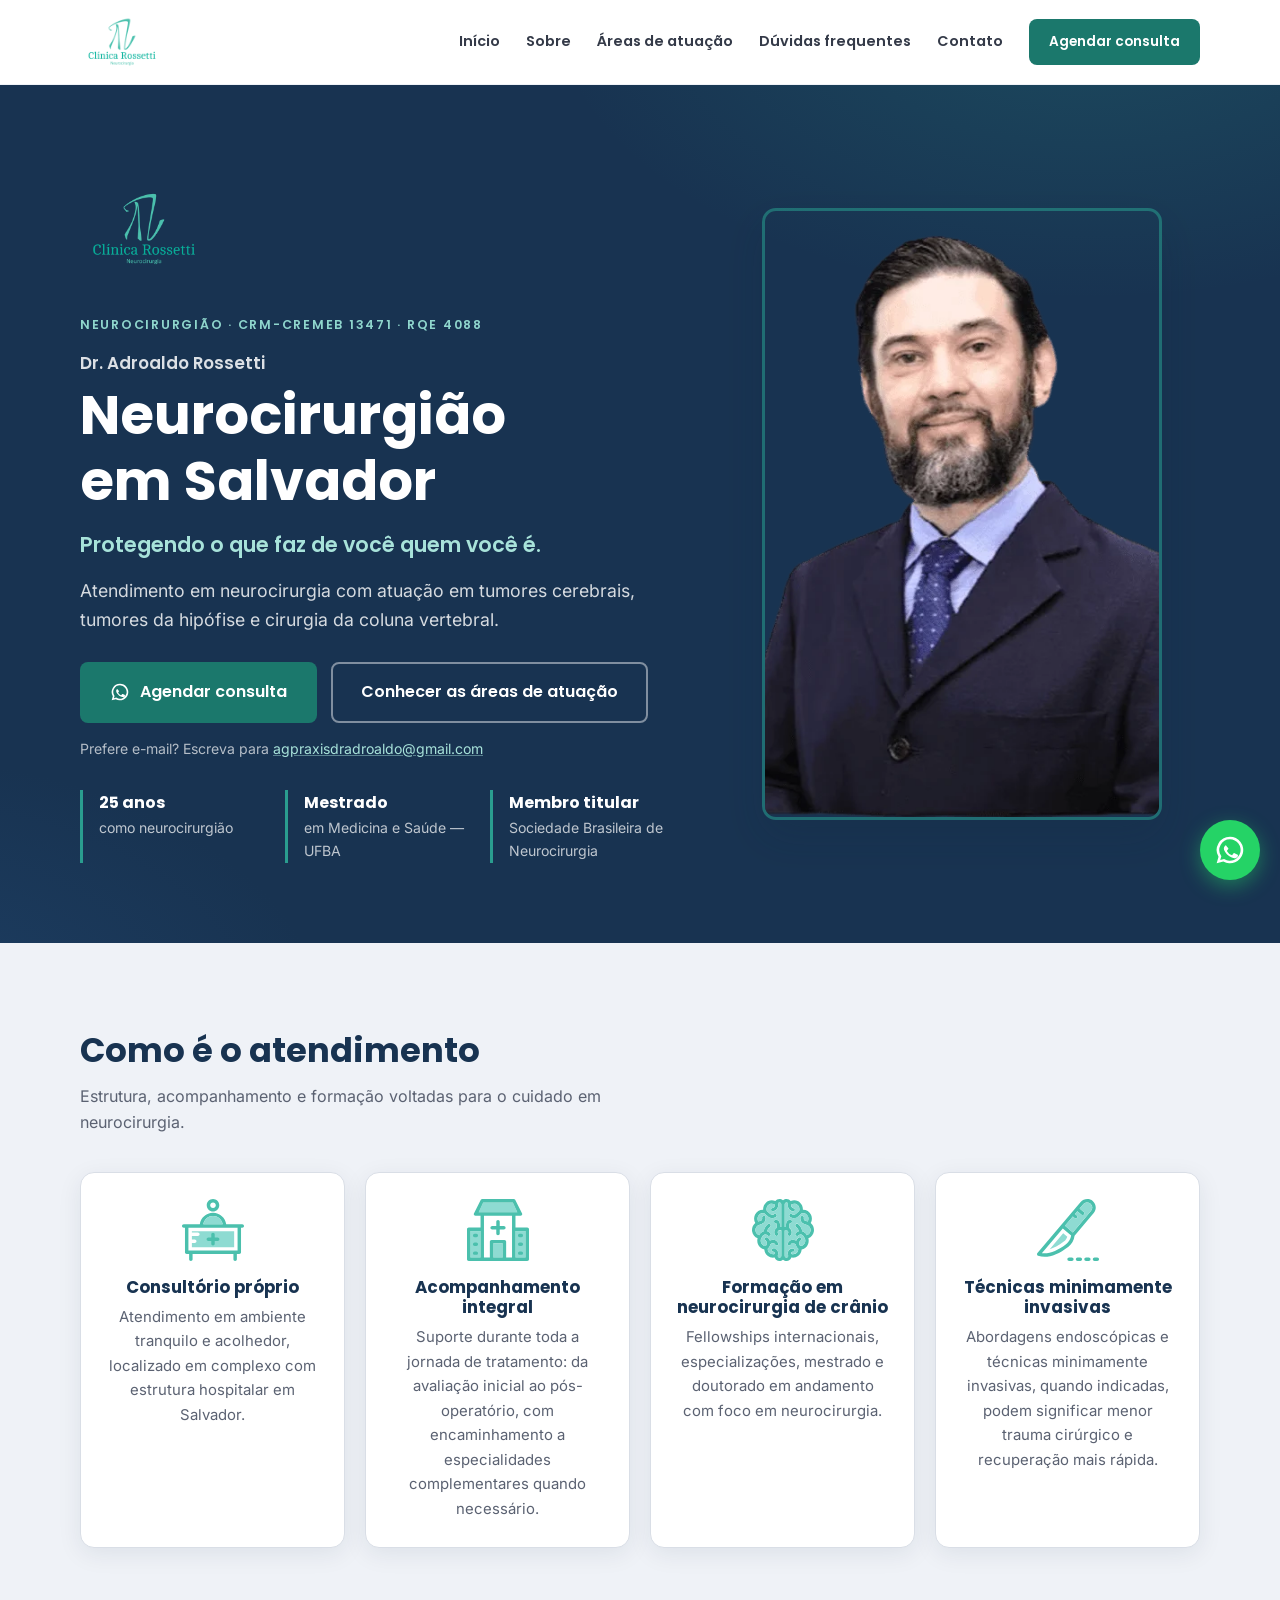
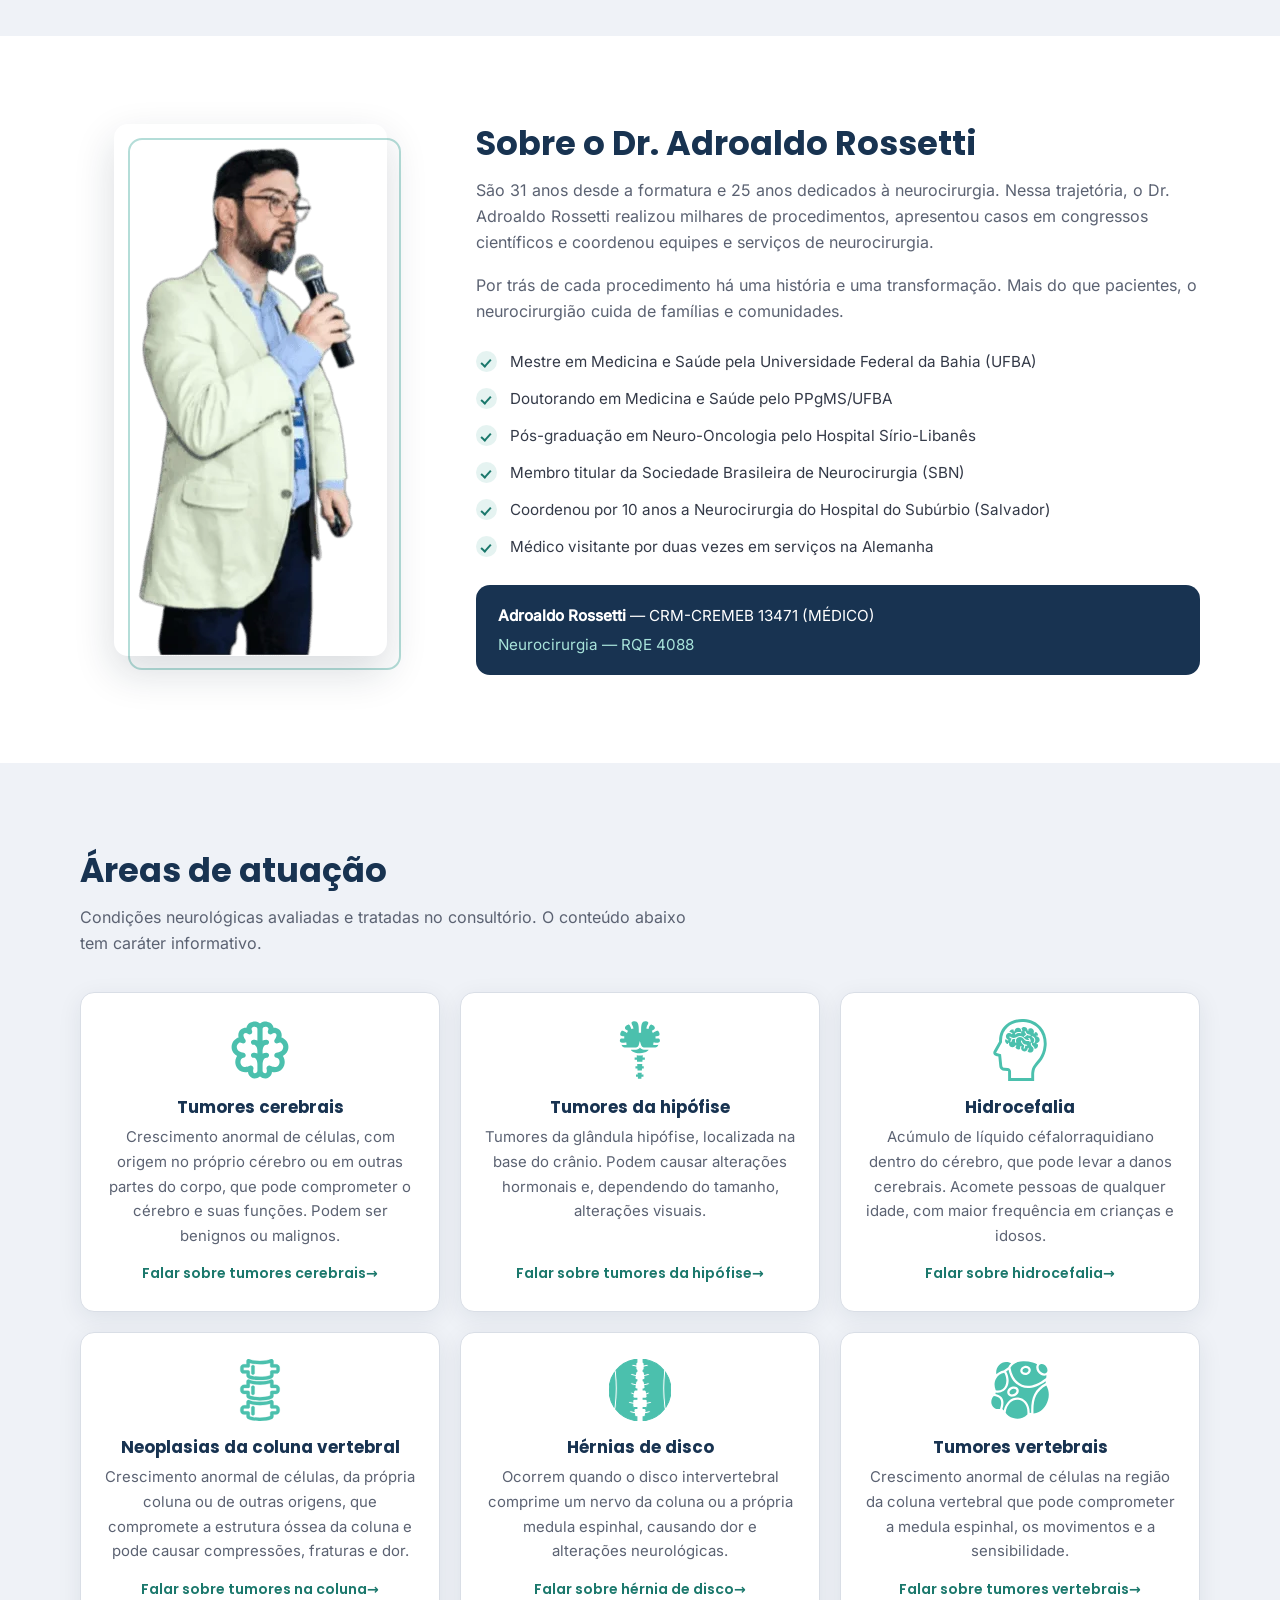
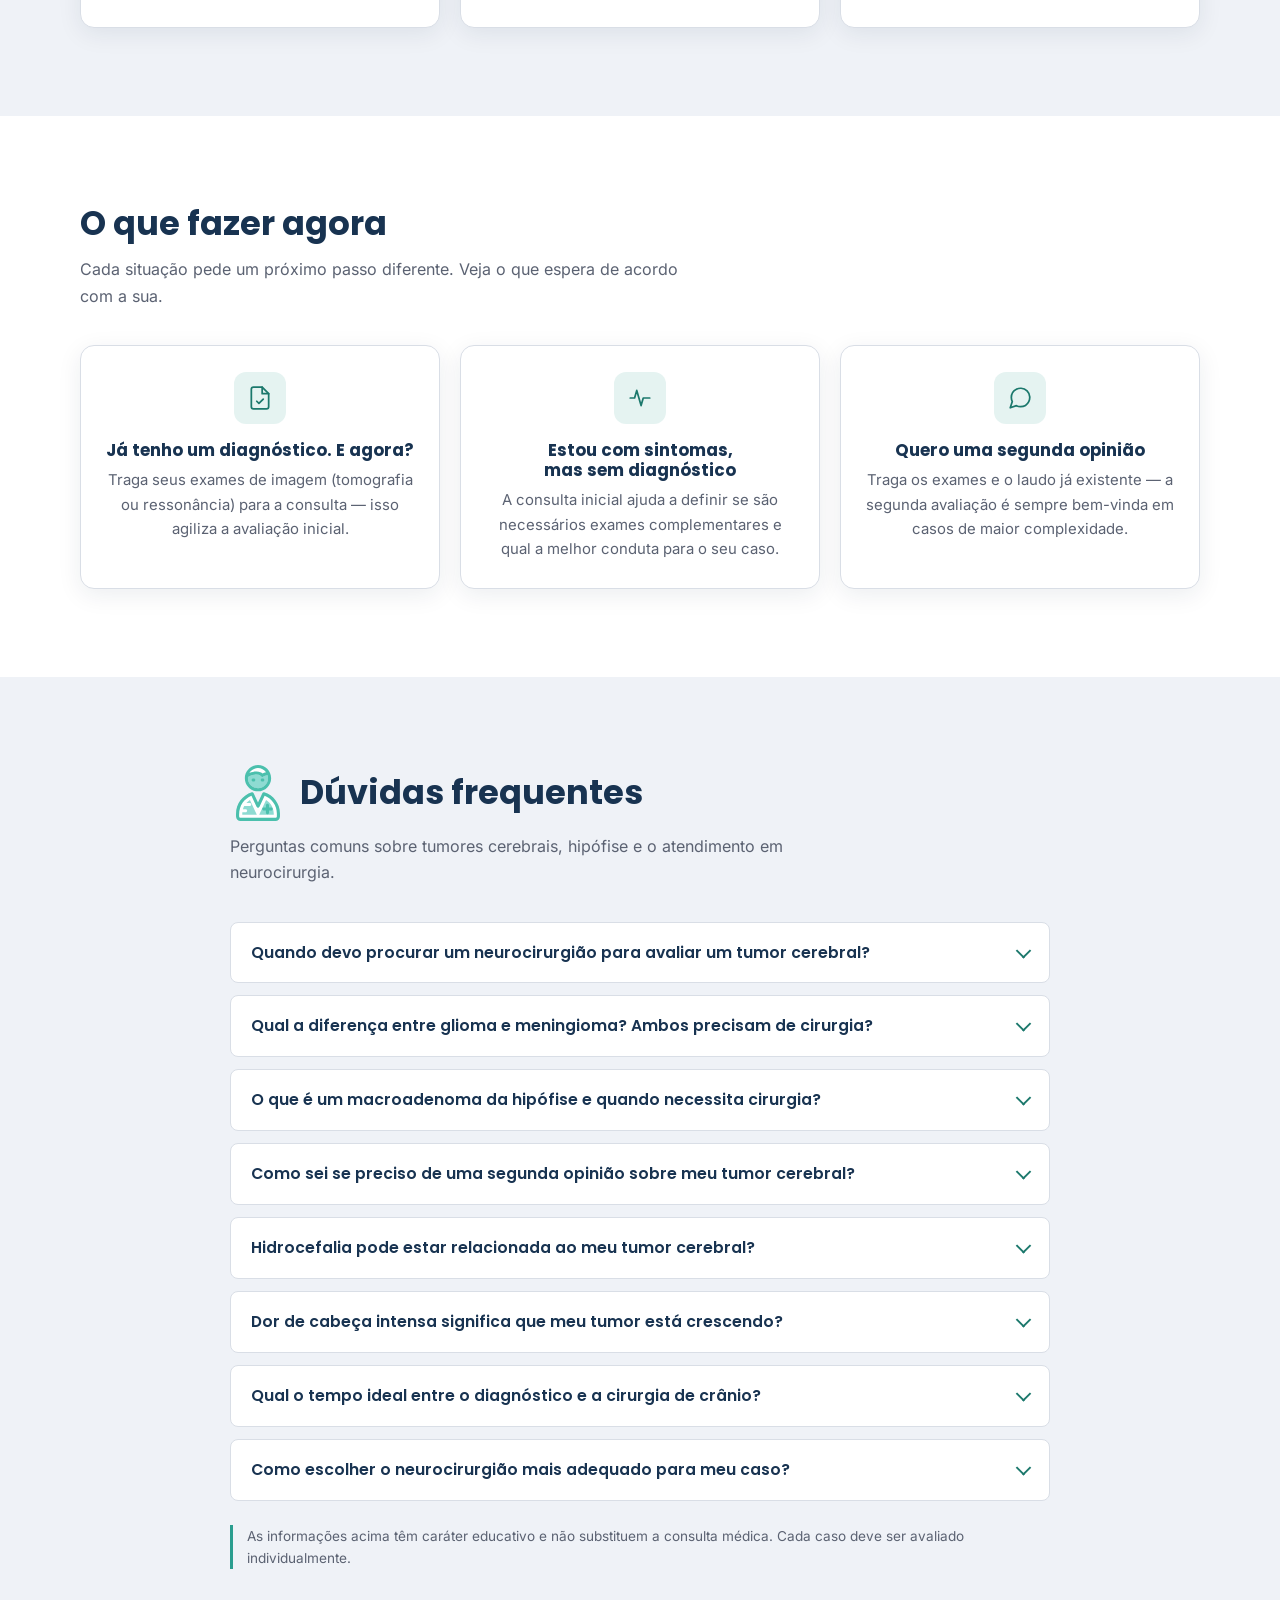
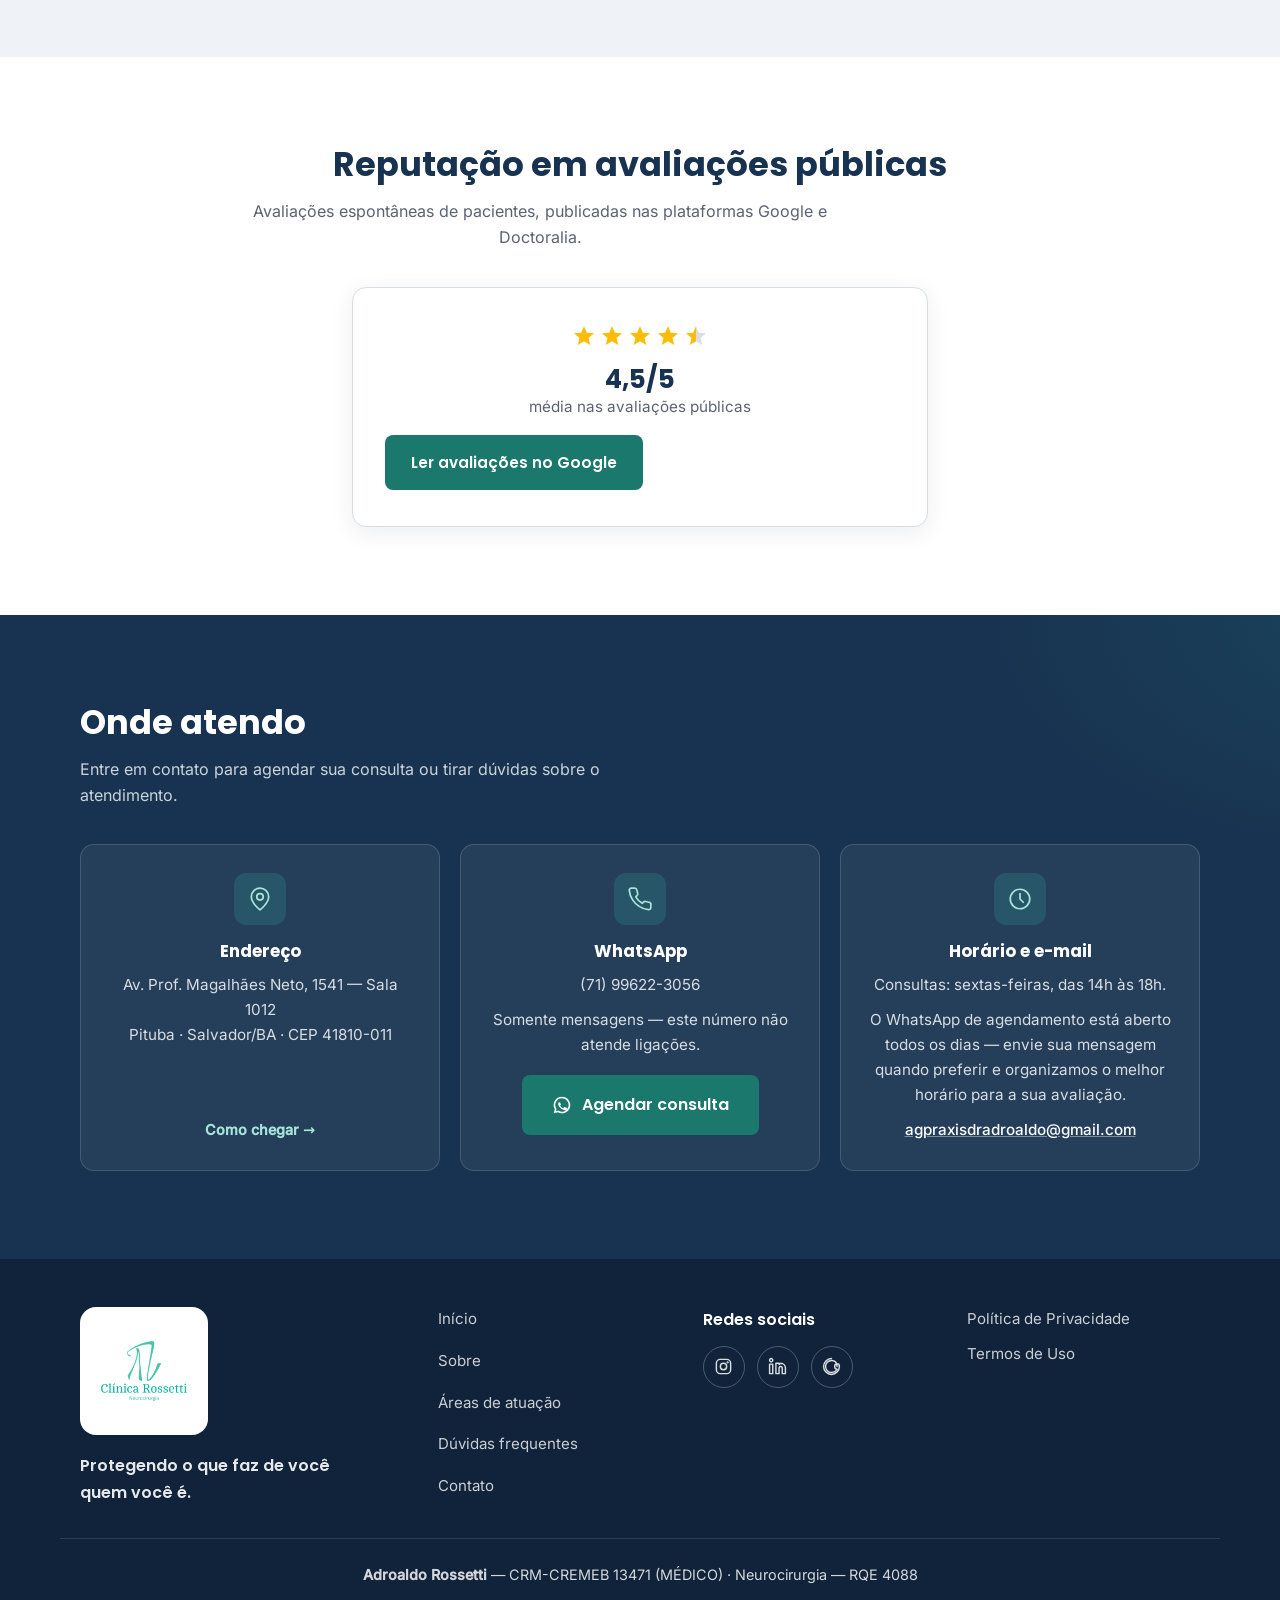
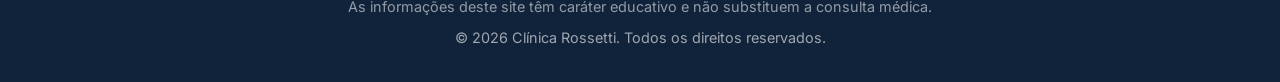
<file: index.html>
<!doctype html>
<html lang="pt-BR">
<head>
  <meta charset="utf-8">
  <meta name="viewport" content="width=device-width, initial-scale=1">
  <title>Dr. Adroaldo Rossetti | Neurocirurgião em Salvador</title>
  <meta name="description" content="Neurocirurgião em Salvador com atuação em tumores cerebrais, tumores da hipófise e cirurgia da coluna. CRM-CREMEB 13471 · RQE 4088. Agende sua consulta.">
  <link rel="canonical" href="https://dradroaldorossetti.com.br/">
  <meta name="robots" content="index, follow, max-image-preview:large">
  <meta name="theme-color" content="#183351">

  <!-- Google tag (gtag.js) — Google Ads -->
  <script async src="https://www.googletagmanager.com/gtag/js?id=AW-17400747212"></script>
  <script>
    window.dataLayer = window.dataLayer || [];
    function gtag(){dataLayer.push(arguments);}
    gtag('js', new Date());
    gtag('config', 'AW-17400747212');
  </script>

  <meta property="og:type" content="website">
  <meta property="og:locale" content="pt_BR">
  <meta property="og:site_name" content="Dr. Adroaldo Rossetti — Neurocirurgião">
  <meta property="og:title" content="Dr. Adroaldo Rossetti | Neurocirurgião em Salvador">
  <meta property="og:description" content="Neurocirurgião com atuação em tumores cerebrais, tumores da hipófise e cirurgia da coluna. CRM-CREMEB 13471 · RQE 4088.">
  <meta property="og:url" content="https://dradroaldorossetti.com.br/">
  <meta property="og:image" content="https://dradroaldorossetti.com.br/assets/img/og-image.jpg">
  <meta property="og:image:width" content="1200">
  <meta property="og:image:height" content="630">
  <meta property="og:image:alt" content="Dr. Adroaldo Rossetti — Neurocirurgião em Salvador">
  <meta name="twitter:card" content="summary_large_image">

  <link rel="icon" href="/assets/img/favicon-48.png" sizes="48x48" type="image/png">
  <link rel="apple-touch-icon" href="/assets/img/apple-touch-icon.png">

  <link rel="preload" href="/assets/fonts/poppins-700.woff2" as="font" type="font/woff2" crossorigin>
  <link rel="preload" href="/assets/fonts/inter-latin-var.woff2" as="font" type="font/woff2" crossorigin>
  <link rel="stylesheet" href="/assets/css/style.css?v=2">
  <script defer src="/assets/js/main.js?v=2"></script>

  <script type="application/ld+json">
  {
    "@context": "https://schema.org",
    "@graph": [
      {
        "@type": ["Physician", "Person"],
        "@id": "https://dradroaldorossetti.com.br/#medico",
        "name": "Adroaldo Rossetti",
        "alternateName": "Dr. Adroaldo Rossetti",
        "description": "Neurocirurgião em Salvador, Bahia, com atuação em tumores cerebrais, tumores da hipófise, hidrocefalia e cirurgia da coluna vertebral.",
        "medicalSpecialty": "NeuroSurgical",
        "url": "https://dradroaldorossetti.com.br/",
        "image": "https://dradroaldorossetti.com.br/assets/img/og-image.jpg",
        "telephone": "+55-71-99622-3056",
        "email": "agpraxisdradroaldo@gmail.com",
        "identifier": [
          { "@type": "PropertyValue", "name": "CRM", "value": "CREMEB 13471" },
          { "@type": "PropertyValue", "name": "RQE", "value": "4088" }
        ],
        "alumniOf": [
          { "@type": "CollegeOrUniversity", "name": "Universidade Federal da Bahia (UFBA)" },
          { "@type": "Organization", "name": "Hospital Sírio-Libanês" }
        ],
        "memberOf": { "@type": "Organization", "name": "Sociedade Brasileira de Neurocirurgia (SBN)" },
        "sameAs": [
          "https://www.instagram.com/dradroaldorossetti/",
          "https://br.linkedin.com/in/adroaldo-rossetti-55210434",
          "https://www.threads.com/@dradroaldorossetti"
        ],
        "knowsLanguage": "pt-BR",
        "address": { "@id": "https://dradroaldorossetti.com.br/#endereco" },
        "areaServed": { "@type": "City", "name": "Salvador" }
      },
      {
        "@type": "MedicalClinic",
        "@id": "https://dradroaldorossetti.com.br/#clinica",
        "name": "Clínica Rossetti",
        "url": "https://dradroaldorossetti.com.br/",
        "telephone": "+55-71-99622-3056",
        "email": "agpraxisdradroaldo@gmail.com",
        "medicalSpecialty": "NeuroSurgical",
        "address": {
          "@type": "PostalAddress",
          "@id": "https://dradroaldorossetti.com.br/#endereco",
          "streetAddress": "Av. Prof. Magalhães Neto, 1541, Sala 1012",
          "addressLocality": "Salvador",
          "addressRegion": "BA",
          "postalCode": "41810-011",
          "addressCountry": "BR"
        },
        "openingHoursSpecification": {
          "@type": "OpeningHoursSpecification",
          "dayOfWeek": "Friday",
          "opens": "14:00",
          "closes": "18:00"
        },
        "employee": { "@id": "https://dradroaldorossetti.com.br/#medico" }
      },
      {
        "@type": "WebSite",
        "@id": "https://dradroaldorossetti.com.br/#website",
        "url": "https://dradroaldorossetti.com.br/",
        "name": "Dr. Adroaldo Rossetti — Neurocirurgião",
        "inLanguage": "pt-BR",
        "publisher": { "@id": "https://dradroaldorossetti.com.br/#medico" }
      },
      {
        "@type": "WebPage",
        "@id": "https://dradroaldorossetti.com.br/#pagina",
        "url": "https://dradroaldorossetti.com.br/",
        "name": "Dr. Adroaldo Rossetti | Neurocirurgião em Salvador",
        "isPartOf": { "@id": "https://dradroaldorossetti.com.br/#website" },
        "about": { "@id": "https://dradroaldorossetti.com.br/#medico" },
        "inLanguage": "pt-BR"
      },
      {
        "@type": "FAQPage",
        "@id": "https://dradroaldorossetti.com.br/#faq",
        "mainEntity": [
          {
            "@type": "Question",
            "name": "Quando devo procurar um neurocirurgião para avaliar um tumor cerebral?",
            "acceptedAnswer": { "@type": "Answer", "text": "Se você já possui o diagnóstico de tumor cerebral, é fundamental buscar uma avaliação especializada com um neurocirurgião. Sintomas como dor de cabeça persistente que não melhora com medicamentos, alterações visuais, convulsões ou mudanças neurológicas indicam a necessidade de avaliação prioritária. O neurocirurgião avaliará se o caso requer intervenção cirúrgica ou outras abordagens terapêuticas." }
          },
          {
            "@type": "Question",
            "name": "Qual a diferença entre glioma e meningioma? Ambos precisam de cirurgia?",
            "acceptedAnswer": { "@type": "Answer", "text": "Gliomas são tumores que se originam das células gliais do cérebro, enquanto meningiomas surgem das meninges (membranas que envolvem o cérebro). Cada tipo possui características específicas que influenciam a abordagem terapêutica. O neurocirurgião avaliará fatores como localização, tamanho, sintomas e características do tumor para determinar se a cirurgia é a melhor opção ou se existem alternativas, como radioterapia ou acompanhamento clínico." }
          },
          {
            "@type": "Question",
            "name": "O que é um macroadenoma da hipófise e quando necessita cirurgia?",
            "acceptedAnswer": { "@type": "Answer", "text": "Um macroadenoma é um tumor na hipófise com mais de 1 cm de diâmetro. Esses tumores podem causar sintomas por compressão de estruturas vizinhas (como alterações visuais) ou por excesso de produção hormonal. A indicação cirúrgica depende dos sintomas apresentados, do tipo hormonal do tumor e da resposta ao tratamento clínico. Técnicas endoscópicas minimamente invasivas estão entre as opções para tratar essas lesões." }
          },
          {
            "@type": "Question",
            "name": "Como sei se preciso de uma segunda opinião sobre meu tumor cerebral?",
            "acceptedAnswer": { "@type": "Answer", "text": "Buscar uma segunda opinião com outro neurocirurgião é sempre recomendável, especialmente em casos complexos. Isso é particularmente importante quando: existe indicação de cirurgia de alto risco, o diagnóstico não está completamente claro, você tem dúvidas sobre as opções de tratamento propostas, ou quando há discordância entre profissionais sobre a melhor abordagem terapêutica." }
          },
          {
            "@type": "Question",
            "name": "Hidrocefalia pode estar relacionada ao meu tumor cerebral?",
            "acceptedAnswer": { "@type": "Answer", "text": "Sim, alguns tumores cerebrais podem causar hidrocefalia (acúmulo de líquido cerebrospinal) por obstrução da circulação normal do líquor. Isso pode ocorrer com tumores localizados próximos aos ventrículos cerebrais ou ao sistema de drenagem. O neurocirurgião avaliará se o tratamento da hidrocefalia deve preceder ou ser realizado simultaneamente ao tratamento do tumor." }
          },
          {
            "@type": "Question",
            "name": "Dor de cabeça intensa significa que meu tumor está crescendo?",
            "acceptedAnswer": { "@type": "Answer", "text": "Dor de cabeça em pacientes com tumor cerebral pode ter várias causas: aumento da pressão intracraniana, crescimento tumoral ou até mesmo ansiedade relacionada ao diagnóstico. É fundamental comunicar mudanças no padrão da dor ao seu médico. O neurocirurgião poderá avaliar, por meio de exames de imagem, se houve progressão da lesão e ajustar o plano terapêutico conforme necessário." }
          },
          {
            "@type": "Question",
            "name": "Qual o tempo ideal entre o diagnóstico e a cirurgia de crânio?",
            "acceptedAnswer": { "@type": "Answer", "text": "O tempo entre o diagnóstico e a cirurgia de crânio varia conforme o tipo de tumor, os sintomas e a urgência do caso. Tumores malignos geralmente requerem intervenção mais rápida, enquanto lesões benignas podem permitir tempo para planejamento adequado. O neurocirurgião considerará a urgência clínica, a necessidade de exames complementares e a preparação pré-operatória para determinar o momento ideal da cirurgia." }
          },
          {
            "@type": "Question",
            "name": "Como escolher o neurocirurgião mais adequado para meu caso?",
            "acceptedAnswer": { "@type": "Answer", "text": "Procure um neurocirurgião com: especialização em neurocirurgia oncológica, experiência no tipo de tumor diagnosticado, acesso a recursos tecnológicos modernos, atuação em centros de referência e histórico de casos semelhantes. É importante que o profissional explique claramente os riscos, benefícios e alternativas terapêuticas, permitindo uma decisão informada sobre o tratamento." }
          }
        ]
      }
    ]
  }
  </script>
</head>
<body>

  <header class="site-header" id="inicio">
    <div class="container header-inner">
      <a href="#inicio" class="brand" aria-label="Clínica Rossetti — voltar ao início">
        <img src="/assets/img/logo.webp" alt="Logo Clínica Rossetti — Neurocirurgia" width="112" height="112" class="brand-logo">
      </a>

      <nav class="site-nav" id="nav" aria-label="Navegação principal">
        <a href="#inicio">Início</a>
        <a href="#sobre">Sobre</a>
        <a href="#atuacao">Áreas de atuação</a>
        <a href="#faq">Dúvidas frequentes</a>
        <a href="#contato">Contato</a>
        <a href="https://wa.me/5571996223056?text=Ol%C3%A1!%20Vim%20do%20site%20e%20quero%20agendar%20uma%20consulta." class="btn btn-primary btn-nav" target="_blank" rel="noopener">Agendar consulta</a>
      </nav>

      <button class="nav-toggle" id="navToggle" aria-expanded="false" aria-controls="nav" aria-label="Abrir menu de navegação">
        <span></span><span></span><span></span>
      </button>
    </div>
  </header>

  <main>

    <!-- ============ HERO ============ -->
    <section class="hero">
      <div class="container hero-grid">
        <div class="hero-content">
          <img src="/assets/img/logo.webp" alt="Logo Clínica Rossetti — Neurocirurgia" width="66" height="66" class="hero-logo" fetchpriority="high">
          <p class="hero-eyebrow">Neurocirurgião · CRM-CREMEB 13471 · RQE 4088</p>
          <p class="hero-name">Dr. Adroaldo Rossetti</p>
          <h1 class="hero-title">Neurocirurgião em Salvador</h1>
          <p class="hero-tagline">Protegendo o que faz de você quem você é.</p>
          <p class="hero-sub">Atendimento em neurocirurgia com atuação em tumores cerebrais, tumores da hipófise e cirurgia da coluna vertebral.</p>

          <div class="hero-actions">
            <a href="https://wa.me/5571996223056?text=Ol%C3%A1!%20Vim%20do%20site%20e%20quero%20agendar%20uma%20consulta." class="btn btn-primary btn-lg" target="_blank" rel="noopener">
              <svg class="icon" viewBox="0 0 24 24" fill="currentColor" aria-hidden="true"><path d="M12 2a10 10 0 0 0-8.6 15.1L2 22l5-1.3A10 10 0 1 0 12 2Zm0 2a8 8 0 1 1-4.1 14.9l-.3-.2-2.9.8.8-2.8-.2-.3A8 8 0 0 1 12 4Zm-3 4.5c-.2 0-.5 0-.7.3-.2.3-.9.9-.9 2.1s.9 2.4 1 2.6c.2.2 1.8 2.9 4.5 3.9 2.2.9 2.7.7 3.2.7.5-.1 1.5-.6 1.7-1.2.2-.6.2-1.1.2-1.2-.1-.1-.3-.2-.6-.3l-2-1c-.3-.1-.5-.2-.7.1l-1 1.2c-.2.2-.3.2-.6.1a6.6 6.6 0 0 1-3.3-2.9c-.2-.4 0-.5.2-.7l.7-.9c.1-.2.1-.4 0-.6L9.3 9c-.1-.3-.3-.4-.5-.4h-.8Z"/></svg>
              Agendar consulta
            </a>
            <a href="#atuacao" class="btn btn-ghost btn-lg">Conhecer as áreas de atuação</a>
          </div>

          <p class="hero-alt">Prefere e-mail? Escreva para <a href="mailto:agpraxisdradroaldo@gmail.com?subject=Agendamento%20de%20consulta">agpraxisdradroaldo@gmail.com</a></p>

          <ul class="hero-stats" aria-label="Formação e experiência">
            <li><strong>25 anos</strong><span>como neurocirurgião</span></li>
            <li><strong>Mestrado</strong><span>em Medicina e Saúde — UFBA</span></li>
            <li><strong>Membro titular</strong><span>Sociedade Brasileira de Neurocirurgia</span></li>
          </ul>
        </div>

        <div class="hero-figure">
          <img src="/assets/img/dr-rossetti.webp" alt="Dr. Adroaldo Rossetti, neurocirurgião em Salvador" width="439" height="675" fetchpriority="high" class="hero-photo">
        </div>
      </div>
    </section>

    <!-- ============ DIFERENCIAIS ============ -->
    <section class="section section-gray" aria-labelledby="dif-titulo">
      <div class="container">
        <h2 class="section-title" id="dif-titulo">Como é o atendimento</h2>
        <p class="section-sub">Estrutura, acompanhamento e formação voltadas para o cuidado em neurocirurgia.</p>

        <div class="grid grid-4">
          <article class="card">
            <div class="card-icon">
              <img src="/assets/img/icone-clinica.svg" alt="" width="62" height="62" loading="lazy">
            </div>
            <h3>Consultório próprio</h3>
            <p>Atendimento em ambiente tranquilo e acolhedor, localizado em complexo com estrutura hospitalar em Salvador.</p>
          </article>

          <article class="card">
            <div class="card-icon">
              <img src="/assets/img/icone-acompanhamento.svg" alt="" width="62" height="62" loading="lazy">
            </div>
            <h3>Acompanhamento integral</h3>
            <p>Suporte durante toda a jornada de tratamento: da avaliação inicial ao pós-operatório, com encaminhamento a especialidades complementares quando necessário.</p>
          </article>

          <article class="card">
            <div class="card-icon">
              <img src="/assets/img/icone-cranio.svg" alt="" width="62" height="62" loading="lazy">
            </div>
            <h3>Formação em neurocirurgia de crânio</h3>
            <p>Fellowships internacionais, especializações, mestrado e doutorado em andamento com foco em neurocirurgia.</p>
          </article>

          <article class="card">
            <div class="card-icon">
              <img src="/assets/img/icone-bisturi.svg" alt="" width="62" height="62" loading="lazy">
            </div>
            <h3>Técnicas minimamente invasivas</h3>
            <p>Abordagens endoscópicas e técnicas minimamente invasivas, quando indicadas, podem significar menor trauma cirúrgico e recuperação mais rápida.</p>
          </article>
        </div>
      </div>
    </section>

    <!-- ============ SOBRE ============ -->
    <section class="section" id="sobre" aria-labelledby="sobre-titulo">
      <div class="container sobre-grid">
        <figure class="sobre-figure">
          <img src="/assets/img/palestra.webp" alt="Dr. Adroaldo Rossetti em palestra científica" width="273" height="532" loading="lazy">
        </figure>

        <div class="sobre-content">
          <h2 class="section-title" id="sobre-titulo">Sobre o Dr. Adroaldo Rossetti</h2>
          <p>São 31 anos desde a formatura e 25 anos dedicados à neurocirurgia. Nessa trajetória, o Dr. Adroaldo Rossetti realizou milhares de procedimentos, apresentou casos em congressos científicos e coordenou equipes e serviços de neurocirurgia.</p>
          <p>Por trás de cada procedimento há uma história e uma transformação. Mais do que pacientes, o neurocirurgião cuida de famílias e comunidades.</p>

          <ul class="checklist">
            <li>Mestre em Medicina e Saúde pela Universidade Federal da Bahia (UFBA)</li>
            <li>Doutorando em Medicina e Saúde pelo PPgMS/UFBA</li>
            <li>Pós-graduação em Neuro-Oncologia pelo Hospital Sírio-Libanês</li>
            <li>Membro titular da Sociedade Brasileira de Neurocirurgia (SBN)</li>
            <li>Coordenou por 10 anos a Neurocirurgia do Hospital do Subúrbio (Salvador)</li>
            <li>Médico visitante por duas vezes em serviços na Alemanha</li>
          </ul>

          <div class="credenciais-box" role="note" aria-label="Credenciais profissionais">
            <p><strong>Adroaldo Rossetti</strong> — CRM-CREMEB 13471 (MÉDICO)</p>
            <p>Neurocirurgia — RQE 4088</p>
          </div>
        </div>
      </div>
    </section>

    <!-- ============ ÁREAS DE ATUAÇÃO ============ -->
    <section class="section section-gray" id="atuacao" aria-labelledby="atuacao-titulo">
      <div class="container">
        <h2 class="section-title" id="atuacao-titulo">Áreas de atuação</h2>
        <p class="section-sub">Condições neurológicas avaliadas e tratadas no consultório. O conteúdo abaixo tem caráter informativo.</p>

        <div class="grid grid-3">
          <article class="card card-atuacao">
            <div class="card-icon">
              <img src="/assets/img/icone-tumores-cerebrais.svg" alt="" width="62" height="62" loading="lazy">
            </div>
            <h3>Tumores cerebrais</h3>
            <p>Crescimento anormal de células, com origem no próprio cérebro ou em outras partes do corpo, que pode comprometer o cérebro e suas funções. Podem ser benignos ou malignos.</p>
            <a class="card-cta" href="https://wa.me/5571996223056?text=Ol%C3%A1!%20Vim%20do%20site%20e%20gostaria%20de%20agendar%20uma%20avalia%C3%A7%C3%A3o%20sobre%20tumor%20cerebral." target="_blank" rel="noopener">Falar sobre tumores cerebrais</a>
          </article>

          <article class="card card-atuacao">
            <div class="card-icon">
              <img src="/assets/img/icone-hipofise.svg" alt="" width="62" height="62" loading="lazy">
            </div>
            <h3>Tumores da hipófise</h3>
            <p>Tumores da glândula hipófise, localizada na base do crânio. Podem causar alterações hormonais e, dependendo do tamanho, alterações visuais.</p>
            <a class="card-cta" href="https://wa.me/5571996223056?text=Ol%C3%A1!%20Vim%20do%20site%20e%20gostaria%20de%20agendar%20uma%20avalia%C3%A7%C3%A3o%20sobre%20tumor%20da%20hip%C3%B3fise." target="_blank" rel="noopener">Falar sobre tumores da hipófise</a>
          </article>

          <article class="card card-atuacao">
            <div class="card-icon">
              <img src="/assets/img/icone-hidrocefalia.svg" alt="" width="62" height="62" loading="lazy">
            </div>
            <h3>Hidrocefalia</h3>
            <p>Acúmulo de líquido céfalorraquidiano dentro do cérebro, que pode levar a danos cerebrais. Acomete pessoas de qualquer idade, com maior frequência em crianças e idosos.</p>
            <a class="card-cta" href="https://wa.me/5571996223056?text=Ol%C3%A1!%20Vim%20do%20site%20e%20gostaria%20de%20agendar%20uma%20avalia%C3%A7%C3%A3o%20sobre%20hidrocefalia." target="_blank" rel="noopener">Falar sobre hidrocefalia</a>
          </article>

          <article class="card card-atuacao">
            <div class="card-icon">
              <img src="/assets/img/icone-coluna.svg" alt="" width="62" height="62" loading="lazy">
            </div>
            <h3>Neoplasias da coluna vertebral</h3>
            <p>Crescimento anormal de células, da própria coluna ou de outras origens, que compromete a estrutura óssea da coluna e pode causar compressões, fraturas e dor.</p>
            <a class="card-cta" href="https://wa.me/5571996223056?text=Ol%C3%A1!%20Vim%20do%20site%20e%20gostaria%20de%20agendar%20uma%20avalia%C3%A7%C3%A3o%20sobre%20tumor%20na%20coluna." target="_blank" rel="noopener">Falar sobre tumores na coluna</a>
          </article>

          <article class="card card-atuacao">
            <div class="card-icon">
              <img src="/assets/img/icone-hernia-disco.svg" alt="" width="62" height="62" loading="lazy">
            </div>
            <h3>Hérnias de disco</h3>
            <p>Ocorrem quando o disco intervertebral comprime um nervo da coluna ou a própria medula espinhal, causando dor e alterações neurológicas.</p>
            <a class="card-cta" href="https://wa.me/5571996223056?text=Ol%C3%A1!%20Vim%20do%20site%20e%20gostaria%20de%20agendar%20uma%20avalia%C3%A7%C3%A3o%20sobre%20h%C3%A9rnia%20de%20disco." target="_blank" rel="noopener">Falar sobre hérnia de disco</a>
          </article>

          <article class="card card-atuacao">
            <div class="card-icon">
              <img src="/assets/img/icone-tumores-vertebrais.svg" alt="" width="62" height="62" loading="lazy">
            </div>
            <h3>Tumores vertebrais</h3>
            <p>Crescimento anormal de células na região da coluna vertebral que pode comprometer a medula espinhal, os movimentos e a sensibilidade.</p>
            <a class="card-cta" href="https://wa.me/5571996223056?text=Ol%C3%A1!%20Vim%20do%20site%20e%20gostaria%20de%20agendar%20uma%20avalia%C3%A7%C3%A3o%20sobre%20tumor%20vertebral." target="_blank" rel="noopener">Falar sobre tumores vertebrais</a>
          </article>
        </div>
      </div>
    </section>

    <!-- ============ O QUE FAZER AGORA ============ -->
    <section class="section" id="proximos-passos" aria-labelledby="pp-titulo">
      <div class="container">
        <h2 class="section-title" id="pp-titulo">O que fazer agora</h2>
        <p class="section-sub">Cada situação pede um próximo passo diferente. Veja o que espera de acordo com a sua.</p>

        <div class="grid grid-3">
          <article class="card">
            <div class="card-icon card-icon-stroke" aria-hidden="true">
              <svg viewBox="0 0 24 24" fill="none" stroke="currentColor" stroke-width="1.6" stroke-linecap="round" stroke-linejoin="round"><path d="M14 2H6a2 2 0 0 0-2 2v16a2 2 0 0 0 2 2h12a2 2 0 0 0 2-2V8z"/><path d="M14 2v6h6"/><path d="m9 15 2 2 4-4"/></svg>
            </div>
            <h3>Já tenho um diagnóstico. E agora?</h3>
            <p>Traga seus exames de imagem (tomografia ou ressonância) para a consulta — isso agiliza a avaliação inicial.</p>
          </article>

          <article class="card">
            <div class="card-icon card-icon-stroke" aria-hidden="true">
              <svg viewBox="0 0 24 24" fill="none" stroke="currentColor" stroke-width="1.6" stroke-linecap="round" stroke-linejoin="round"><path d="M3 12h4l2-7 4 14 2-7h6"/></svg>
            </div>
            <h3>Estou com sintomas, mas sem diagnóstico</h3>
            <p>A consulta inicial ajuda a definir se são necessários exames complementares e qual a melhor conduta para o seu caso.</p>
          </article>

          <article class="card">
            <div class="card-icon card-icon-stroke" aria-hidden="true">
              <svg viewBox="0 0 24 24" fill="none" stroke="currentColor" stroke-width="1.6" stroke-linecap="round" stroke-linejoin="round"><path d="M21 11.5a8.38 8.38 0 0 1-.9 3.8 8.5 8.5 0 0 1-7.6 4.7 8.38 8.38 0 0 1-3.8-.9L3 21l1.9-5.7a8.38 8.38 0 0 1-.9-3.8 8.5 8.5 0 0 1 4.7-7.6 8.38 8.38 0 0 1 3.8-.9h.5a8.48 8.48 0 0 1 8 8z"/></svg>
            </div>
            <h3>Quero uma segunda opinião</h3>
            <p>Traga os exames e o laudo já existente — a segunda avaliação é sempre bem-vinda em casos de maior complexidade.</p>
          </article>
        </div>
      </div>
    </section>

    <!-- ============ FAQ ============ -->
    <section class="section section-gray" id="faq" aria-labelledby="faq-titulo">
      <div class="container container-narrow">
        <div class="faq-header">
          <img src="/assets/img/icone-duvidas.svg" alt="" width="56" height="56" loading="lazy" class="faq-icon">
          <h2 class="section-title" id="faq-titulo">Dúvidas frequentes</h2>
        </div>
        <p class="section-sub">Perguntas comuns sobre tumores cerebrais, hipófise e o atendimento em neurocirurgia.</p>

        <div class="faq-list">
          <details class="faq-item">
            <summary>Quando devo procurar um neurocirurgião para avaliar um tumor cerebral?</summary>
            <div class="faq-answer"><p>Se você já possui o diagnóstico de tumor cerebral, é fundamental buscar uma avaliação especializada com um neurocirurgião. Sintomas como dor de cabeça persistente que não melhora com medicamentos, alterações visuais, convulsões ou mudanças neurológicas indicam a necessidade de avaliação prioritária. O neurocirurgião avaliará se o caso requer intervenção cirúrgica ou outras abordagens terapêuticas.</p></div>
          </details>

          <details class="faq-item">
            <summary>Qual a diferença entre glioma e meningioma? Ambos precisam de cirurgia?</summary>
            <div class="faq-answer"><p>Gliomas são tumores que se originam das células gliais do cérebro, enquanto meningiomas surgem das meninges (membranas que envolvem o cérebro). Cada tipo possui características específicas que influenciam a abordagem terapêutica. O neurocirurgião avaliará fatores como localização, tamanho, sintomas e características do tumor para determinar se a cirurgia é a melhor opção ou se existem alternativas, como radioterapia ou acompanhamento clínico.</p></div>
          </details>

          <details class="faq-item">
            <summary>O que é um macroadenoma da hipófise e quando necessita cirurgia?</summary>
            <div class="faq-answer"><p>Um macroadenoma é um tumor na hipófise com mais de 1 cm de diâmetro. Esses tumores podem causar sintomas por compressão de estruturas vizinhas (como alterações visuais) ou por excesso de produção hormonal. A indicação cirúrgica depende dos sintomas apresentados, do tipo hormonal do tumor e da resposta ao tratamento clínico. Técnicas endoscópicas minimamente invasivas estão entre as opções para tratar essas lesões.</p></div>
          </details>

          <details class="faq-item">
            <summary>Como sei se preciso de uma segunda opinião sobre meu tumor cerebral?</summary>
            <div class="faq-answer"><p>Buscar uma segunda opinião com outro neurocirurgião é sempre recomendável, especialmente em casos complexos. Isso é particularmente importante quando: existe indicação de cirurgia de alto risco, o diagnóstico não está completamente claro, você tem dúvidas sobre as opções de tratamento propostas, ou quando há discordância entre profissionais sobre a melhor abordagem terapêutica.</p></div>
          </details>

          <details class="faq-item">
            <summary>Hidrocefalia pode estar relacionada ao meu tumor cerebral?</summary>
            <div class="faq-answer"><p>Sim, alguns tumores cerebrais podem causar hidrocefalia (acúmulo de líquido cerebrospinal) por obstrução da circulação normal do líquor. Isso pode ocorrer com tumores localizados próximos aos ventrículos cerebrais ou ao sistema de drenagem. O neurocirurgião avaliará se o tratamento da hidrocefalia deve preceder ou ser realizado simultaneamente ao tratamento do tumor.</p></div>
          </details>

          <details class="faq-item">
            <summary>Dor de cabeça intensa significa que meu tumor está crescendo?</summary>
            <div class="faq-answer"><p>Dor de cabeça em pacientes com tumor cerebral pode ter várias causas: aumento da pressão intracraniana, crescimento tumoral ou até mesmo ansiedade relacionada ao diagnóstico. É fundamental comunicar mudanças no padrão da dor ao seu médico. O neurocirurgião poderá avaliar, por meio de exames de imagem, se houve progressão da lesão e ajustar o plano terapêutico conforme necessário.</p></div>
          </details>

          <details class="faq-item">
            <summary>Qual o tempo ideal entre o diagnóstico e a cirurgia de crânio?</summary>
            <div class="faq-answer"><p>O tempo entre o diagnóstico e a cirurgia de crânio varia conforme o tipo de tumor, os sintomas e a urgência do caso. Tumores malignos geralmente requerem intervenção mais rápida, enquanto lesões benignas podem permitir tempo para planejamento adequado. O neurocirurgião considerará a urgência clínica, a necessidade de exames complementares e a preparação pré-operatória para determinar o momento ideal da cirurgia.</p></div>
          </details>

          <details class="faq-item">
            <summary>Como escolher o neurocirurgião mais adequado para meu caso?</summary>
            <div class="faq-answer"><p>Procure um neurocirurgião com: especialização em neurocirurgia oncológica, experiência no tipo de tumor diagnosticado, acesso a recursos tecnológicos modernos, atuação em centros de referência e histórico de casos semelhantes. É importante que o profissional explique claramente os riscos, benefícios e alternativas terapêuticas, permitindo uma decisão informada sobre o tratamento.</p></div>
          </details>
        </div>

          <p class="faq-disclaimer">As informações acima têm caráter educativo e não substituem a consulta médica. Cada caso deve ser avaliado individualmente.</p>
      </div>
    </section>

    <!-- ============ REPUTAÇÃO ============ -->
    <section class="section" aria-labelledby="rep-titulo">
      <div class="container container-narrow reputacao">
        <h2 class="section-title" id="rep-titulo">Reputação em avaliações públicas</h2>
        <p class="section-sub">Avaliações espontâneas de pacientes, publicadas nas plataformas Google e Doctoralia.</p>

        <div class="reputacao-card">
          <div class="reputacao-stars" role="img" aria-label="Nota média: 4,5 de 5 estrelas">
            <svg viewBox="0 0 24 24" width="26" height="26" fill="#FBBC05" aria-hidden="true"><path d="M12 17.27 18.18 21l-1.64-7.03L22 9.24l-7.19-.61L12 2 9.19 8.63 2 9.24l5.46 4.73L5.82 21z"/></svg>
            <svg viewBox="0 0 24 24" width="26" height="26" fill="#FBBC05" aria-hidden="true"><path d="M12 17.27 18.18 21l-1.64-7.03L22 9.24l-7.19-.61L12 2 9.19 8.63 2 9.24l5.46 4.73L5.82 21z"/></svg>
            <svg viewBox="0 0 24 24" width="26" height="26" fill="#FBBC05" aria-hidden="true"><path d="M12 17.27 18.18 21l-1.64-7.03L22 9.24l-7.19-.61L12 2 9.19 8.63 2 9.24l5.46 4.73L5.82 21z"/></svg>
            <svg viewBox="0 0 24 24" width="26" height="26" fill="#FBBC05" aria-hidden="true"><path d="M12 17.27 18.18 21l-1.64-7.03L22 9.24l-7.19-.61L12 2 9.19 8.63 2 9.24l5.46 4.73L5.82 21z"/></svg>
            <svg viewBox="0 0 24 24" width="26" height="26" aria-hidden="true"><defs><linearGradient id="star-half"><stop offset="50%" stop-color="#FBBC05"/><stop offset="50%" stop-color="#d9dee6"/></linearGradient></defs><path fill="url(#star-half)" d="M12 17.27 18.18 21l-1.64-7.03L22 9.24l-7.19-.61L12 2 9.19 8.63 2 9.24l5.46 4.73L5.82 21z"/></svg>
          </div>
          <p class="reputacao-nota"><strong>4,5/5</strong>média nas avaliações públicas</p>
          <div class="reputacao-actions">
            <a href="https://www.google.com/maps/place/Dr.+Adroaldo+Rossetti+%7C+Neurocirurgi%C3%A3o+Oncologista/@-12.9876887,-38.4506214,808m/data=!3m2!1e3!4b1!4m6!3m5!1s0xaf501704bcfd16d9:0xedc816d76d65b650!8m2!3d-12.9876887!4d-38.4506214!16s%2Fg%2F11x6g1bzvl" class="btn btn-primary" target="_blank" rel="noopener">Ler avaliações no Google</a>
            <a href="https://www.doctoralia.com.br/adroaldo-rossetti/neurocirurgiao/salvador" class="btn btn-ghost" target="_blank" rel="noopener">Ver perfil no Doctoralia</a>
          </div>
        </div>
      </div>
    </section>

    <!-- ============ CONTATO ============ -->
    <section class="section section-navy" id="contato" aria-labelledby="contato-titulo">
      <div class="container">
        <h2 class="section-title section-title-light" id="contato-titulo">Onde atendo</h2>
        <p class="section-sub section-sub-light">Entre em contato para agendar sua consulta ou tirar dúvidas sobre o atendimento.</p>

        <div class="grid grid-3 contato-grid">
          <div class="contato-card">
            <div class="contato-icon" aria-hidden="true">
              <svg viewBox="0 0 24 24" fill="none" stroke="currentColor" stroke-width="1.6" stroke-linecap="round" stroke-linejoin="round"><path d="M20 10c0 6-8 12-8 12S4 16 4 10a8 8 0 1 1 16 0Z"/><circle cx="12" cy="10" r="3"/></svg>
            </div>
            <h3>Endereço</h3>
            <p>Av. Prof. Magalhães Neto, 1541 — Sala 1012<br>Pituba · Salvador/BA · CEP 41810-011</p>
            <a href="https://www.google.com/maps/search/?api=1&amp;query=Av.+Prof.+Magalh%C3%A3es+Neto,+1541,+Pituba,+Salvador,+BA" target="_blank" rel="noopener" class="link-arrow">Como chegar</a>
          </div>

          <div class="contato-card">
            <div class="contato-icon" aria-hidden="true">
              <svg viewBox="0 0 24 24" fill="none" stroke="currentColor" stroke-width="1.6" stroke-linecap="round" stroke-linejoin="round"><path d="M22 16.9v3a2 2 0 0 1-2.2 2 19.8 19.8 0 0 1-8.6-3.1 19.5 19.5 0 0 1-6-6A19.8 19.8 0 0 1 2.1 4.2 2 2 0 0 1 4.1 2h3a2 2 0 0 1 2 1.7c.1 1 .4 2 .7 2.9a2 2 0 0 1-.4 2.1L8.1 10a16 16 0 0 0 6 6l1.3-1.3a2 2 0 0 1 2.1-.4c.9.3 1.9.6 2.9.7a2 2 0 0 1 1.7 2Z"/></svg>
            </div>
            <h3>WhatsApp</h3>
            <p>(71) 99622-3056</p>
            <p class="contato-obs">Somente mensagens — este número não atende ligações.</p>
            <a href="https://wa.me/5571996223056?text=Ol%C3%A1!%20Vim%20do%20site%20e%20quero%20agendar%20uma%20consulta." class="btn btn-primary btn-lg" target="_blank" rel="noopener">
              <svg class="icon" viewBox="0 0 24 24" fill="currentColor" aria-hidden="true"><path d="M12 2a10 10 0 0 0-8.6 15.1L2 22l5-1.3A10 10 0 1 0 12 2Zm0 2a8 8 0 1 1-4.1 14.9l-.3-.2-2.9.8.8-2.8-.2-.3A8 8 0 0 1 12 4Zm-3 4.5c-.2 0-.5 0-.7.3-.2.3-.9.9-.9 2.1s.9 2.4 1 2.6c.2.2 1.8 2.9 4.5 3.9 2.2.9 2.7.7 3.2.7.5-.1 1.5-.6 1.7-1.2.2-.6.2-1.1.2-1.2-.1-.1-.3-.2-.6-.3l-2-1c-.3-.1-.5-.2-.7.1l-1 1.2c-.2.2-.3.2-.6.1a6.6 6.6 0 0 1-3.3-2.9c-.2-.4 0-.5.2-.7l.7-.9c.1-.2.1-.4 0-.6L9.3 9c-.1-.3-.3-.4-.5-.4h-.8Z"/></svg>
              Agendar consulta
            </a>
          </div>

          <div class="contato-card">
            <div class="contato-icon" aria-hidden="true">
              <svg viewBox="0 0 24 24" fill="none" stroke="currentColor" stroke-width="1.6" stroke-linecap="round" stroke-linejoin="round"><circle cx="12" cy="12" r="9"/><path d="M12 7v5l3 3"/></svg>
            </div>
            <h3>Horário e e-mail</h3>
            <p>Consultas: sextas-feiras, das 14h às 18h.</p>
            <p>O WhatsApp de agendamento está aberto todos os dias — envie sua mensagem quando preferir e organizamos o melhor horário para a sua avaliação.</p>
            <p><a href="mailto:agpraxisdradroaldo@gmail.com?subject=Agendamento%20de%20consulta" class="link-mail">agpraxisdradroaldo@gmail.com</a></p>
          </div>
        </div>
      </div>
    </section>
  </main>

  <!-- ============ FOOTER ============ -->
  <footer class="site-footer">
    <div class="container footer-grid">
      <div class="footer-brand">
        <img src="/assets/img/logo.webp" alt="Logo Clínica Rossetti — Neurocirurgia" width="96" height="96" loading="lazy" class="footer-logo">
        <p class="footer-tagline">Protegendo o que faz de você quem você é.</p>
      </div>

      <nav class="footer-nav" aria-label="Navegação do rodapé">
        <a href="#inicio">Início</a>
        <a href="#sobre">Sobre</a>
        <a href="#atuacao">Áreas de atuação</a>
        <a href="#faq">Dúvidas frequentes</a>
        <a href="#contato">Contato</a>
      </nav>

      <div class="footer-social">
        <p class="footer-heading">Redes sociais</p>
        <div class="social-links">
          <a href="https://www.instagram.com/dradroaldorossetti/" target="_blank" rel="noopener" aria-label="Instagram do Dr. Adroaldo Rossetti">
            <svg viewBox="0 0 24 24" fill="none" stroke="currentColor" stroke-width="1.8" stroke-linecap="round" stroke-linejoin="round" aria-hidden="true"><rect x="3" y="3" width="18" height="18" rx="5"/><circle cx="12" cy="12" r="4"/><circle cx="17.2" cy="6.8" r="0.5" fill="currentColor"/></svg>
          </a>
          <a href="https://br.linkedin.com/in/adroaldo-rossetti-55210434" target="_blank" rel="noopener" aria-label="LinkedIn do Dr. Adroaldo Rossetti">
            <svg viewBox="0 0 24 24" fill="none" stroke="currentColor" stroke-width="1.8" stroke-linecap="round" stroke-linejoin="round" aria-hidden="true"><path d="M16 8a6 6 0 0 1 6 6v7h-4v-7a2 2 0 0 0-4 0v7h-4V8h4v1.5A6 6 0 0 1 16 8Z"/><rect x="2" y="9" width="4" height="12"/><circle cx="4" cy="4" r="2"/></svg>
          </a>
          <a href="https://www.threads.com/@dradroaldorossetti" target="_blank" rel="noopener" aria-label="Threads do Dr. Adroaldo Rossetti">
            <svg viewBox="0 0 24 24" fill="none" stroke="currentColor" stroke-width="1.8" stroke-linecap="round" stroke-linejoin="round" aria-hidden="true"><path d="M12 2a10 10 0 1 0 10 10c0-2-1-3.5-3-3.5S16 10 16 12s1 3.5 3 3.5c-1.3 2.5-3.7 4-7 4a7.5 7.5 0 0 1 0-15c4 0 7 2.5 7 7.5"/></svg>
          </a>
        </div>
      </div>

      <div class="footer-legal-links">
        <a href="/politica-de-privacidade/">Política de Privacidade</a>
        <a href="/termos-de-uso/">Termos de Uso</a>
      </div>
    </div>

    <div class="container footer-credenciais">
      <p><strong>Adroaldo Rossetti</strong> — CRM-CREMEB 13471 (MÉDICO) · Neurocirurgia — RQE 4088</p>
      <p class="footer-disclaimer">As informações deste site têm caráter educativo e não substituem a consulta médica.</p>
      <p class="footer-copy">© <span id="ano">2026</span> Clínica Rossetti. Todos os direitos reservados.</p>
    </div>
  </footer>

  <!-- Botão flutuante de WhatsApp -->
  <a href="https://wa.me/5571996223056?text=Ol%C3%A1!%20Vim%20do%20site%20e%20quero%20agendar%20uma%20consulta." class="whatsapp-fab" target="_blank" rel="noopener" aria-label="Contato pelo WhatsApp">
    <svg viewBox="0 0 24 24" fill="currentColor" aria-hidden="true"><path d="M12 2a10 10 0 0 0-8.6 15.1L2 22l5-1.3A10 10 0 1 0 12 2Zm0 2a8 8 0 1 1-4.1 14.9l-.3-.2-2.9.8.8-2.8-.2-.3A8 8 0 0 1 12 4Zm-3 4.5c-.2 0-.5 0-.7.3-.2.3-.9.9-.9 2.1s.9 2.4 1 2.6c.2.2 1.8 2.9 4.5 3.9 2.2.9 2.7.7 3.2.7.5-.1 1.5-.6 1.7-1.2.2-.6.2-1.1.2-1.2-.1-.1-.3-.2-.6-.3l-2-1c-.3-.1-.5-.2-.7.1l-1 1.2c-.2.2-.3.2-.6.1a6.6 6.6 0 0 1-3.3-2.9c-.2-.4 0-.5.2-.7l.7-.9c.1-.2.1-.4 0-.6L9.3 9c-.1-.3-.3-.4-.5-.4h-.8Z"/></svg>
  </a>

</body>
</html>
</file>
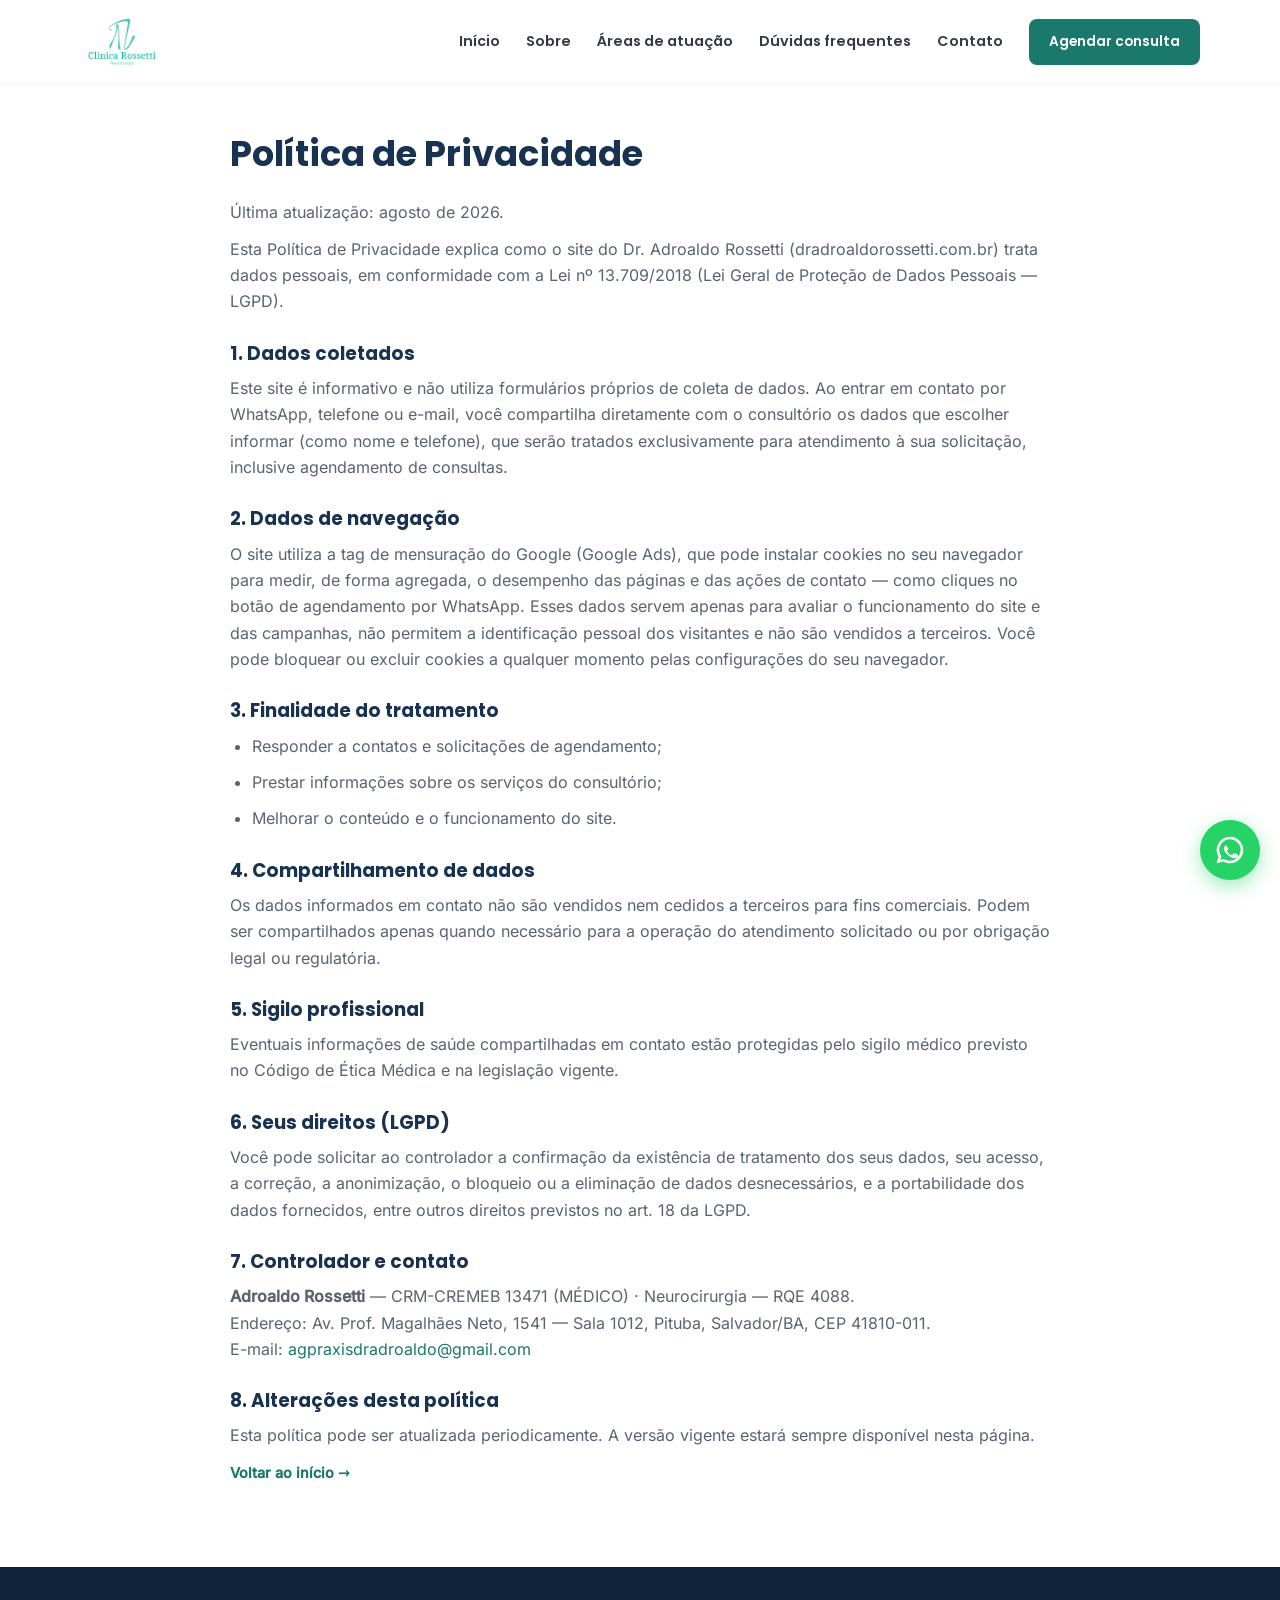
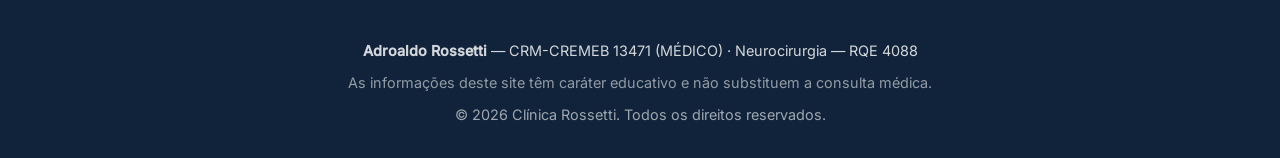
<file: politica-de-privacidade/index.html>
<!doctype html>
<html lang="pt-BR">
<head>
  <meta charset="utf-8">
  <meta name="viewport" content="width=device-width, initial-scale=1">
  <title>Política de Privacidade | Dr. Adroaldo Rossetti — Neurocirurgião</title>
  <meta name="description" content="Política de Privacidade do site do Dr. Adroaldo Rossetti, neurocirurgião em Salvador. Saiba como tratamos seus dados pessoais (LGPD).">
  <meta name="robots" content="index, follow">
  <link rel="canonical" href="https://dradroaldorossetti.com.br/politica-de-privacidade/">
  <meta name="theme-color" content="#183351">

  <!-- Google tag (gtag.js) — Google Ads -->
  <script async src="https://www.googletagmanager.com/gtag/js?id=AW-17400747212"></script>
  <script>
    window.dataLayer = window.dataLayer || [];
    function gtag(){dataLayer.push(arguments);}
    gtag('js', new Date());
    gtag('config', 'AW-17400747212');
  </script>

  <link rel="icon" href="/assets/img/favicon-48.png" sizes="48x48" type="image/png">
  <link rel="apple-touch-icon" href="/assets/img/apple-touch-icon.png">
  <link rel="preload" href="/assets/fonts/poppins-700.woff2" as="font" type="font/woff2" crossorigin>
  <link rel="preload" href="/assets/fonts/inter-latin-var.woff2" as="font" type="font/woff2" crossorigin>
  <link rel="stylesheet" href="/assets/css/style.css?v=2">
</head>
<body>

  <header class="site-header">
    <div class="container header-inner">
      <a href="/" class="brand" aria-label="Clínica Rossetti — voltar ao início">
        <img src="/assets/img/logo.webp" alt="Logo Clínica Rossetti — Neurocirurgia" width="112" height="112" class="brand-logo">
      </a>
      <nav class="site-nav" id="nav" aria-label="Navegação principal">
        <a href="/">Início</a>
        <a href="/#sobre">Sobre</a>
        <a href="/#atuacao">Áreas de atuação</a>
        <a href="/#faq">Dúvidas frequentes</a>
        <a href="/#contato">Contato</a>
        <a href="https://wa.me/5571996223056?text=Ol%C3%A1!%20Vim%20do%20site%20e%20quero%20agendar%20uma%20consulta." class="btn btn-primary btn-nav" target="_blank" rel="noopener">Agendar consulta</a>
      </nav>
      <button class="nav-toggle" id="navToggle" aria-expanded="false" aria-controls="nav" aria-label="Abrir menu de navegação">
        <span></span><span></span><span></span>
      </button>
    </div>
  </header>

  <main class="page-legal">
    <div class="container container-narrow">
      <h1>Política de Privacidade</h1>
      <p>Última atualização: agosto de 2026.</p>

      <p>Esta Política de Privacidade explica como o site do Dr. Adroaldo Rossetti (dradroaldorossetti.com.br) trata dados pessoais, em conformidade com a Lei nº 13.709/2018 (Lei Geral de Proteção de Dados Pessoais — LGPD).</p>

      <h2>1. Dados coletados</h2>
      <p>Este site é informativo e não utiliza formulários próprios de coleta de dados. Ao entrar em contato por WhatsApp, telefone ou e-mail, você compartilha diretamente com o consultório os dados que escolher informar (como nome e telefone), que serão tratados exclusivamente para atendimento à sua solicitação, inclusive agendamento de consultas.</p>

      <h2>2. Dados de navegação</h2>
      <p>O site utiliza a tag de mensuração do Google (Google Ads), que pode instalar cookies no seu navegador para medir, de forma agregada, o desempenho das páginas e das ações de contato — como cliques no botão de agendamento por WhatsApp. Esses dados servem apenas para avaliar o funcionamento do site e das campanhas, não permitem a identificação pessoal dos visitantes e não são vendidos a terceiros. Você pode bloquear ou excluir cookies a qualquer momento pelas configurações do seu navegador.</p>

      <h2>3. Finalidade do tratamento</h2>
      <ul>
        <li>Responder a contatos e solicitações de agendamento;</li>
        <li>Prestar informações sobre os serviços do consultório;</li>
        <li>Melhorar o conteúdo e o funcionamento do site.</li>
      </ul>

      <h2>4. Compartilhamento de dados</h2>
      <p>Os dados informados em contato não são vendidos nem cedidos a terceiros para fins comerciais. Podem ser compartilhados apenas quando necessário para a operação do atendimento solicitado ou por obrigação legal ou regulatória.</p>

      <h2>5. Sigilo profissional</h2>
      <p>Eventuais informações de saúde compartilhadas em contato estão protegidas pelo sigilo médico previsto no Código de Ética Médica e na legislação vigente.</p>

      <h2>6. Seus direitos (LGPD)</h2>
      <p>Você pode solicitar ao controlador a confirmação da existência de tratamento dos seus dados, seu acesso, a correção, a anonimização, o bloqueio ou a eliminação de dados desnecessários, e a portabilidade dos dados fornecidos, entre outros direitos previstos no art. 18 da LGPD.</p>

      <h2>7. Controlador e contato</h2>
      <p><strong>Adroaldo Rossetti</strong> — CRM-CREMEB 13471 (MÉDICO) · Neurocirurgia — RQE 4088.<br>
      Endereço: Av. Prof. Magalhães Neto, 1541 — Sala 1012, Pituba, Salvador/BA, CEP 41810-011.<br>
      E-mail: <a href="mailto:agpraxisdradroaldo@gmail.com">agpraxisdradroaldo@gmail.com</a></p>

      <h2>8. Alterações desta política</h2>
      <p>Esta política pode ser atualizada periodicamente. A versão vigente estará sempre disponível nesta página.</p>

      <p><a href="/" class="link-arrow">Voltar ao início</a></p>
    </div>
  </main>

  <footer class="site-footer">
    <div class="container footer-credenciais">
      <p><strong>Adroaldo Rossetti</strong> — CRM-CREMEB 13471 (MÉDICO) · Neurocirurgia — RQE 4088</p>
      <p class="footer-disclaimer">As informações deste site têm caráter educativo e não substituem a consulta médica.</p>
      <p class="footer-copy">© <span id="ano">2026</span> Clínica Rossetti. Todos os direitos reservados.</p>
    </div>
  </footer>

  <!-- Botão flutuante de WhatsApp -->
  <a href="https://wa.me/5571996223056?text=Ol%C3%A1!%20Vim%20do%20site%20e%20quero%20agendar%20uma%20consulta." class="whatsapp-fab" target="_blank" rel="noopener" aria-label="Contato pelo WhatsApp">
    <svg viewBox="0 0 24 24" fill="currentColor" aria-hidden="true"><path d="M12 2a10 10 0 0 0-8.6 15.1L2 22l5-1.3A10 10 0 1 0 12 2Zm0 2a8 8 0 1 1-4.1 14.9l-.3-.2-2.9.8.8-2.8-.2-.3A8 8 0 0 1 12 4Zm-3 4.5c-.2 0-.5 0-.7.3-.2.3-.9.9-.9 2.1s.9 2.4 1 2.6c.2.2 1.8 2.9 4.5 3.9 2.2.9 2.7.7 3.2.7.5-.1 1.5-.6 1.7-1.2.2-.6.2-1.1.2-1.2-.1-.1-.3-.2-.6-.3l-2-1c-.3-.1-.5-.2-.7.1l-1 1.2c-.2.2-.3.2-.6.1a6.6 6.6 0 0 1-3.3-2.9c-.2-.4 0-.5.2-.7l.7-.9c.1-.2.1-.4 0-.6L9.3 9c-.1-.3-.3-.4-.5-.4h-.8Z"/></svg>
  </a>

  <script defer src="/assets/js/main.js?v=2"></script>
</body>
</html>
</file>
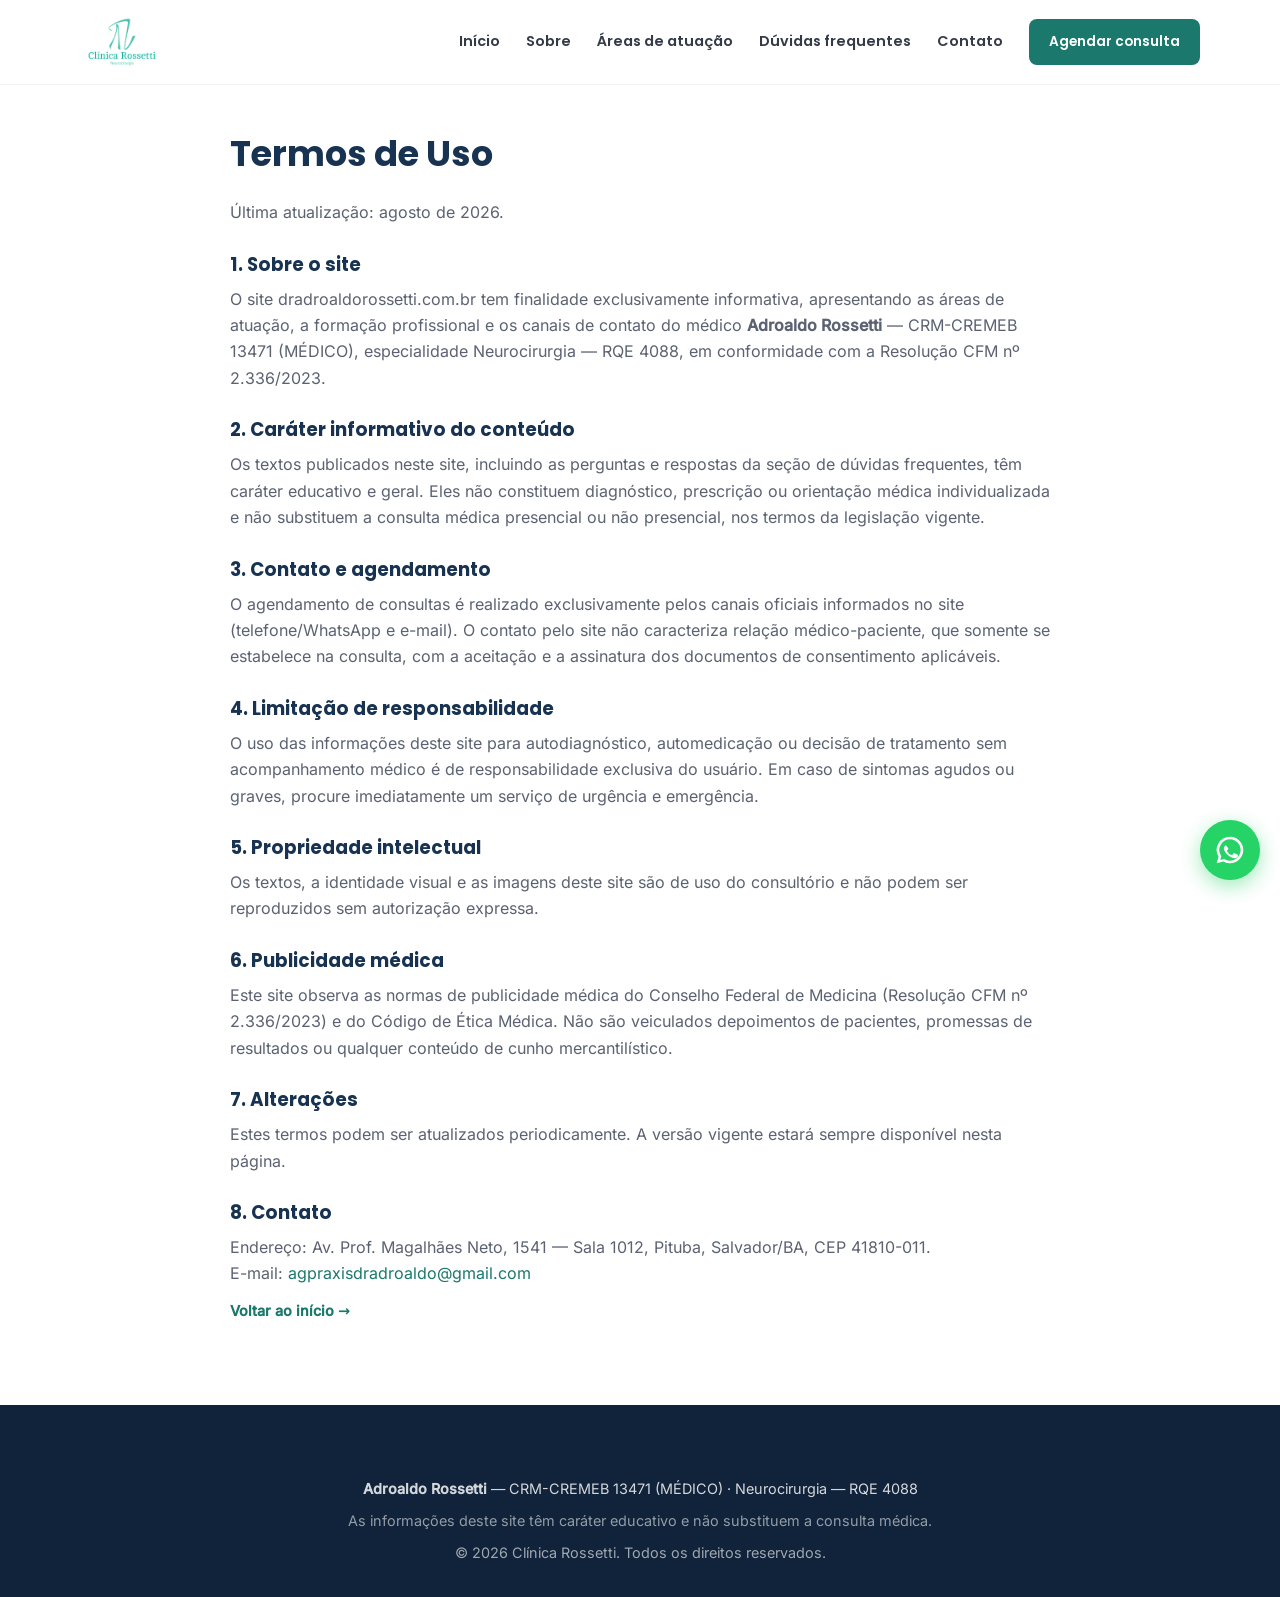
<file: termos-de-uso/index.html>
<!doctype html>
<html lang="pt-BR">
<head>
  <meta charset="utf-8">
  <meta name="viewport" content="width=device-width, initial-scale=1">
  <title>Termos de Uso | Dr. Adroaldo Rossetti — Neurocirurgião</title>
  <meta name="description" content="Termos de Uso do site do Dr. Adroaldo Rossetti, neurocirurgião em Salvador. Condições de utilização do conteúdo e dos canais de contato.">
  <meta name="robots" content="index, follow">
  <link rel="canonical" href="https://dradroaldorossetti.com.br/termos-de-uso/">
  <meta name="theme-color" content="#183351">

  <!-- Google tag (gtag.js) — Google Ads -->
  <script async src="https://www.googletagmanager.com/gtag/js?id=AW-17400747212"></script>
  <script>
    window.dataLayer = window.dataLayer || [];
    function gtag(){dataLayer.push(arguments);}
    gtag('js', new Date());
    gtag('config', 'AW-17400747212');
  </script>

  <link rel="icon" href="/assets/img/favicon-48.png" sizes="48x48" type="image/png">
  <link rel="apple-touch-icon" href="/assets/img/apple-touch-icon.png">
  <link rel="preload" href="/assets/fonts/poppins-700.woff2" as="font" type="font/woff2" crossorigin>
  <link rel="preload" href="/assets/fonts/inter-latin-var.woff2" as="font" type="font/woff2" crossorigin>
  <link rel="stylesheet" href="/assets/css/style.css?v=2">
</head>
<body>

  <header class="site-header">
    <div class="container header-inner">
      <a href="/" class="brand" aria-label="Clínica Rossetti — voltar ao início">
        <img src="/assets/img/logo.webp" alt="Logo Clínica Rossetti — Neurocirurgia" width="112" height="112" class="brand-logo">
      </a>
      <nav class="site-nav" id="nav" aria-label="Navegação principal">
        <a href="/">Início</a>
        <a href="/#sobre">Sobre</a>
        <a href="/#atuacao">Áreas de atuação</a>
        <a href="/#faq">Dúvidas frequentes</a>
        <a href="/#contato">Contato</a>
        <a href="https://wa.me/5571996223056?text=Ol%C3%A1!%20Vim%20do%20site%20e%20quero%20agendar%20uma%20consulta." class="btn btn-primary btn-nav" target="_blank" rel="noopener">Agendar consulta</a>
      </nav>
      <button class="nav-toggle" id="navToggle" aria-expanded="false" aria-controls="nav" aria-label="Abrir menu de navegação">
        <span></span><span></span><span></span>
      </button>
    </div>
  </header>

  <main class="page-legal">
    <div class="container container-narrow">
      <h1>Termos de Uso</h1>
      <p>Última atualização: agosto de 2026.</p>

      <h2>1. Sobre o site</h2>
      <p>O site dradroaldorossetti.com.br tem finalidade exclusivamente informativa, apresentando as áreas de atuação, a formação profissional e os canais de contato do médico <strong>Adroaldo Rossetti</strong> — CRM-CREMEB 13471 (MÉDICO), especialidade Neurocirurgia — RQE 4088, em conformidade com a Resolução CFM nº 2.336/2023.</p>

      <h2>2. Caráter informativo do conteúdo</h2>
      <p>Os textos publicados neste site, incluindo as perguntas e respostas da seção de dúvidas frequentes, têm caráter educativo e geral. Eles não constituem diagnóstico, prescrição ou orientação médica individualizada e não substituem a consulta médica presencial ou não presencial, nos termos da legislação vigente.</p>

      <h2>3. Contato e agendamento</h2>
      <p>O agendamento de consultas é realizado exclusivamente pelos canais oficiais informados no site (telefone/WhatsApp e e-mail). O contato pelo site não caracteriza relação médico-paciente, que somente se estabelece na consulta, com a aceitação e a assinatura dos documentos de consentimento aplicáveis.</p>

      <h2>4. Limitação de responsabilidade</h2>
      <p>O uso das informações deste site para autodiagnóstico, automedicação ou decisão de tratamento sem acompanhamento médico é de responsabilidade exclusiva do usuário. Em caso de sintomas agudos ou graves, procure imediatamente um serviço de urgência e emergência.</p>

      <h2>5. Propriedade intelectual</h2>
      <p>Os textos, a identidade visual e as imagens deste site são de uso do consultório e não podem ser reproduzidos sem autorização expressa.</p>

      <h2>6. Publicidade médica</h2>
      <p>Este site observa as normas de publicidade médica do Conselho Federal de Medicina (Resolução CFM nº 2.336/2023) e do Código de Ética Médica. Não são veiculados depoimentos de pacientes, promessas de resultados ou qualquer conteúdo de cunho mercantilístico.</p>

      <h2>7. Alterações</h2>
      <p>Estes termos podem ser atualizados periodicamente. A versão vigente estará sempre disponível nesta página.</p>

      <h2>8. Contato</h2>
      <p>Endereço: Av. Prof. Magalhães Neto, 1541 — Sala 1012, Pituba, Salvador/BA, CEP 41810-011.<br>
      E-mail: <a href="mailto:agpraxisdradroaldo@gmail.com">agpraxisdradroaldo@gmail.com</a></p>

      <p><a href="/" class="link-arrow">Voltar ao início</a></p>
    </div>
  </main>

  <footer class="site-footer">
    <div class="container footer-credenciais">
      <p><strong>Adroaldo Rossetti</strong> — CRM-CREMEB 13471 (MÉDICO) · Neurocirurgia — RQE 4088</p>
      <p class="footer-disclaimer">As informações deste site têm caráter educativo e não substituem a consulta médica.</p>
      <p class="footer-copy">© <span id="ano">2026</span> Clínica Rossetti. Todos os direitos reservados.</p>
    </div>
  </footer>

  <!-- Botão flutuante de WhatsApp -->
  <a href="https://wa.me/5571996223056?text=Ol%C3%A1!%20Vim%20do%20site%20e%20quero%20agendar%20uma%20consulta." class="whatsapp-fab" target="_blank" rel="noopener" aria-label="Contato pelo WhatsApp">
    <svg viewBox="0 0 24 24" fill="currentColor" aria-hidden="true"><path d="M12 2a10 10 0 0 0-8.6 15.1L2 22l5-1.3A10 10 0 1 0 12 2Zm0 2a8 8 0 1 1-4.1 14.9l-.3-.2-2.9.8.8-2.8-.2-.3A8 8 0 0 1 12 4Zm-3 4.5c-.2 0-.5 0-.7.3-.2.3-.9.9-.9 2.1s.9 2.4 1 2.6c.2.2 1.8 2.9 4.5 3.9 2.2.9 2.7.7 3.2.7.5-.1 1.5-.6 1.7-1.2.2-.6.2-1.1.2-1.2-.1-.1-.3-.2-.6-.3l-2-1c-.3-.1-.5-.2-.7.1l-1 1.2c-.2.2-.3.2-.6.1a6.6 6.6 0 0 1-3.3-2.9c-.2-.4 0-.5.2-.7l.7-.9c.1-.2.1-.4 0-.6L9.3 9c-.1-.3-.3-.4-.5-.4h-.8Z"/></svg>
  </a>

  <script defer src="/assets/js/main.js?v=2"></script>
</body>
</html>
</file>
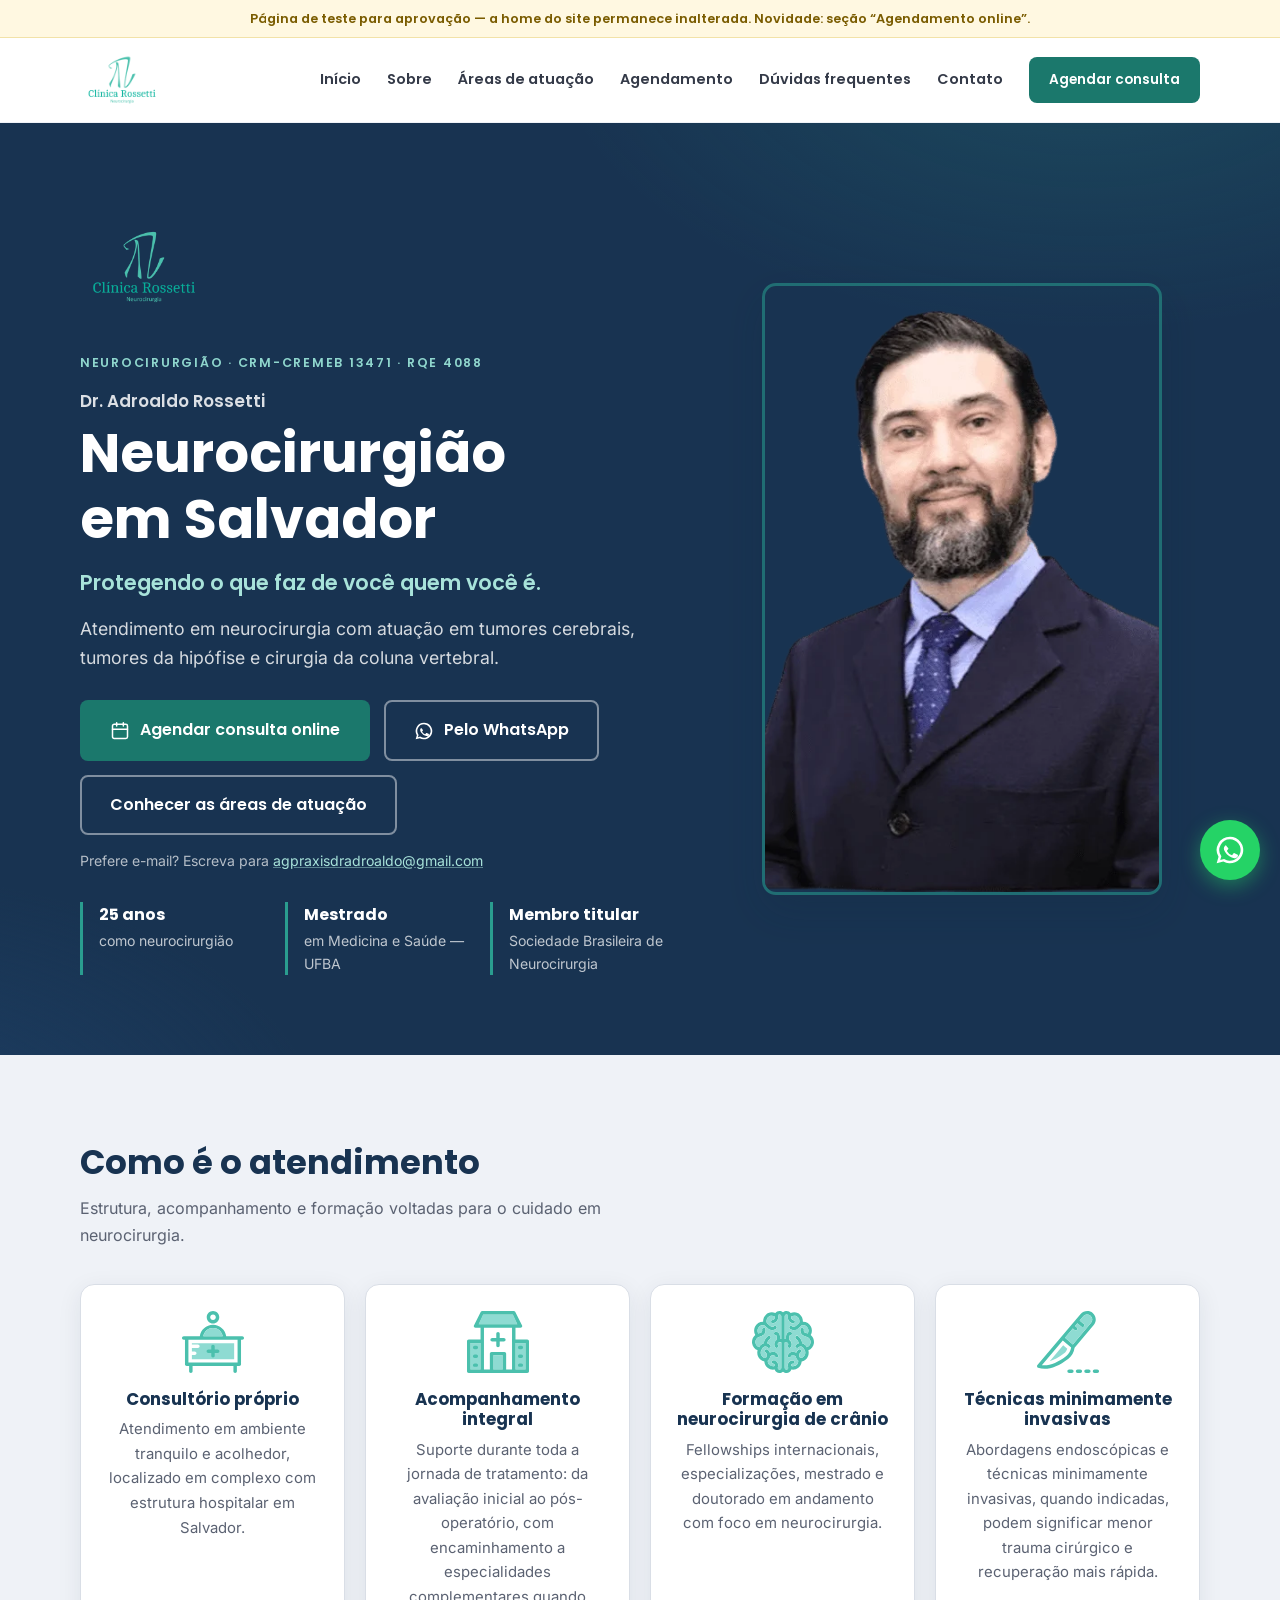
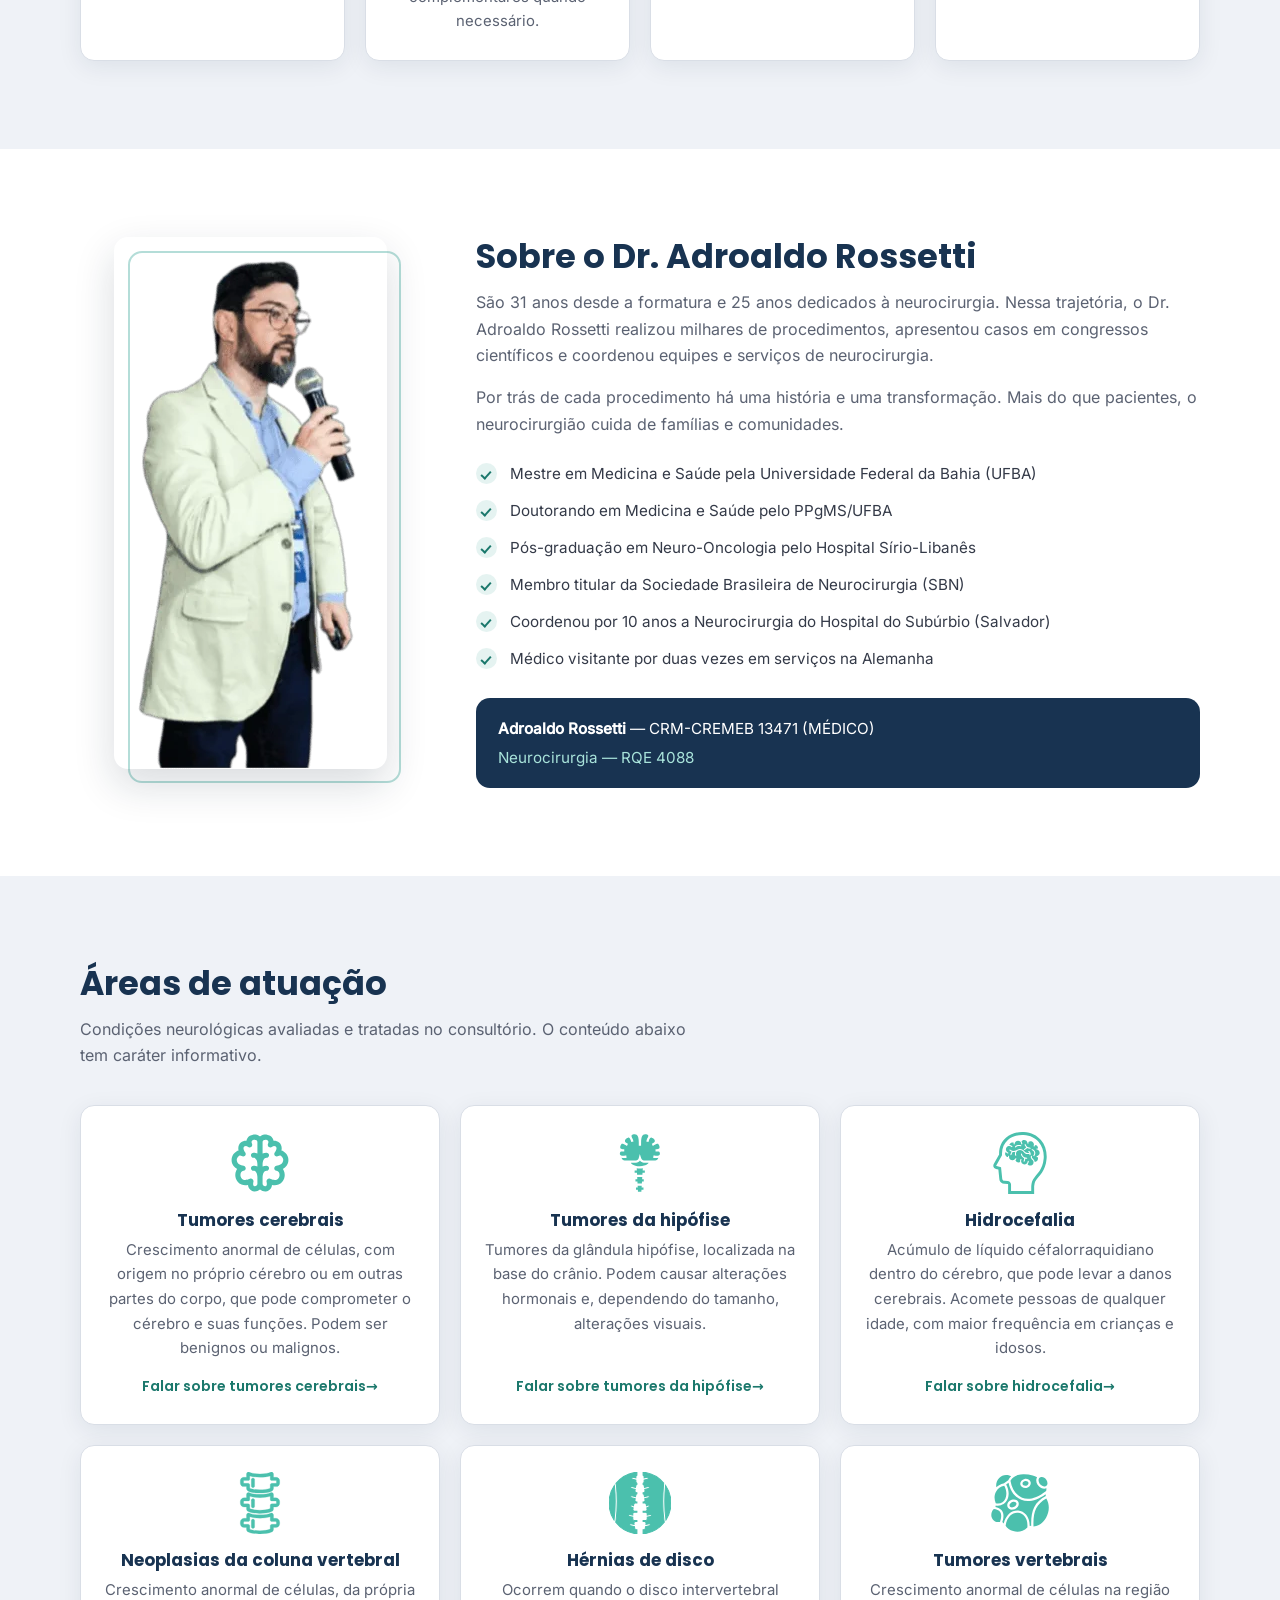
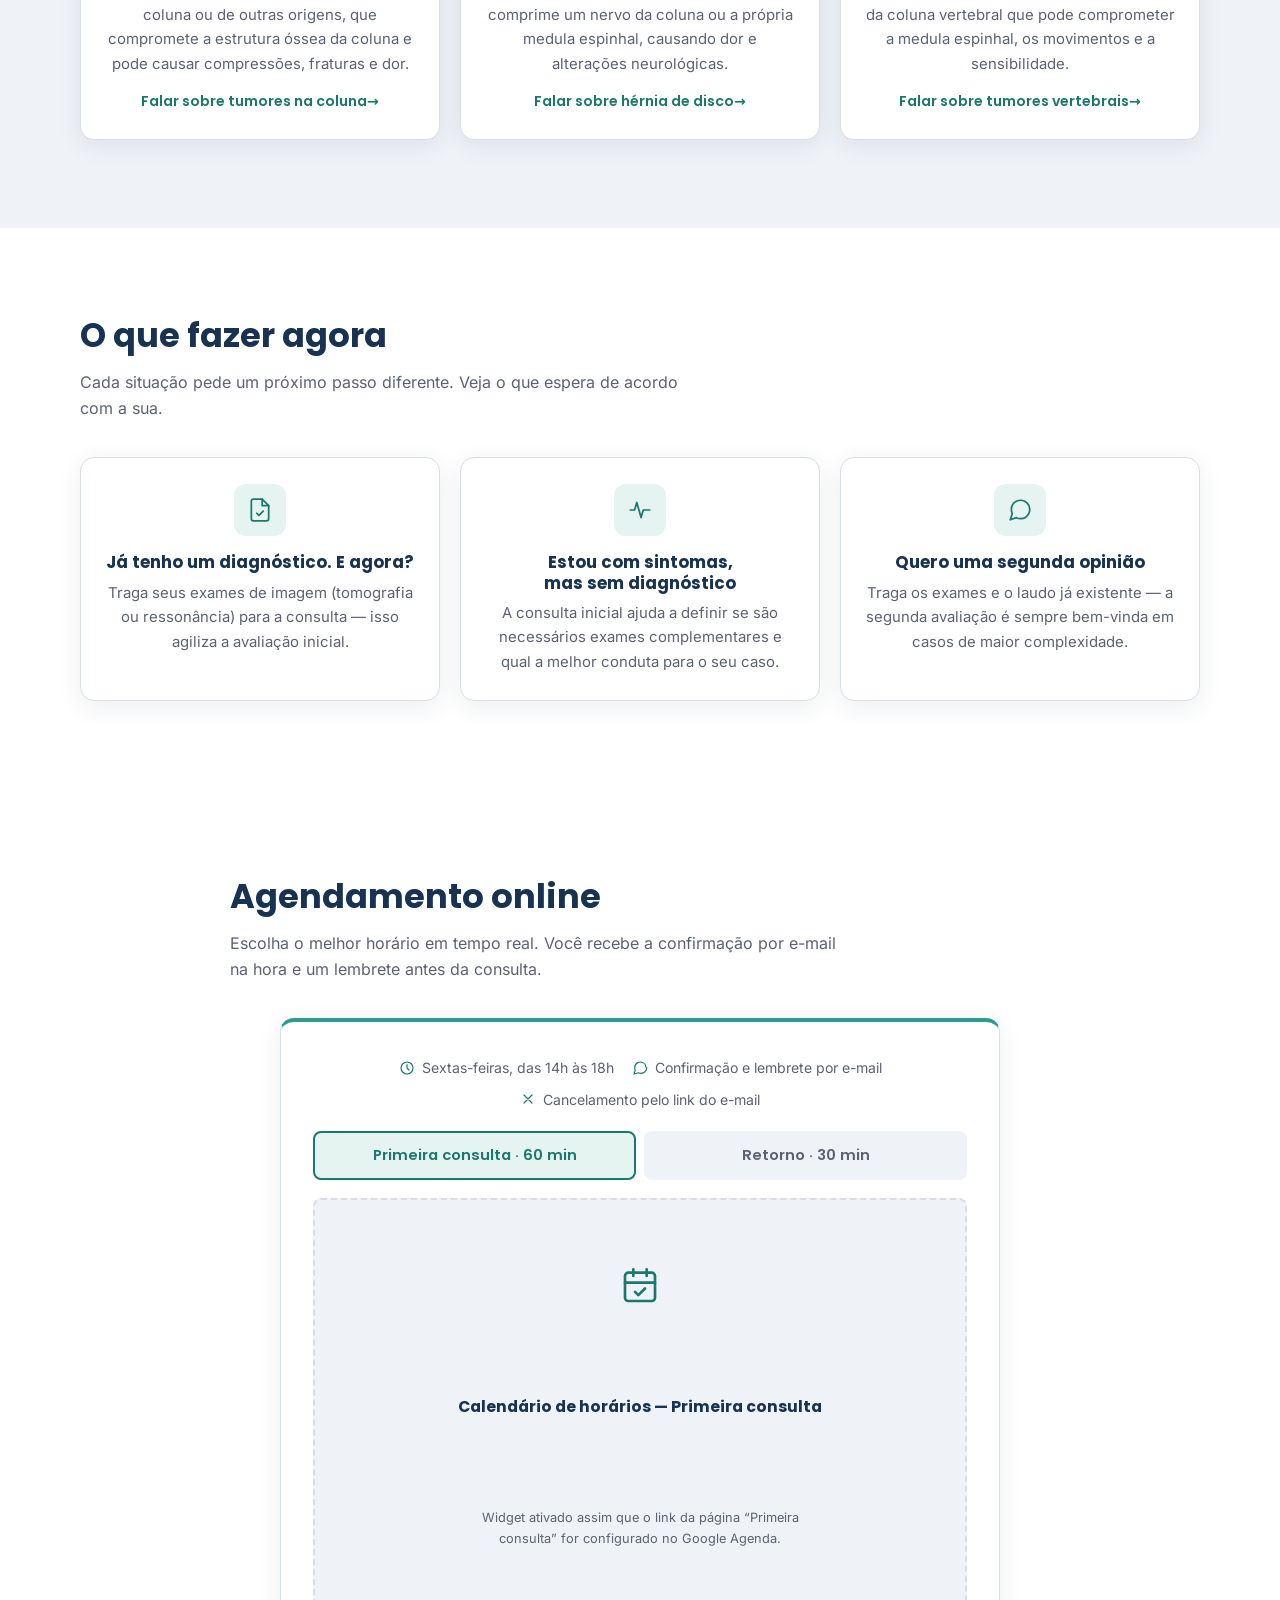
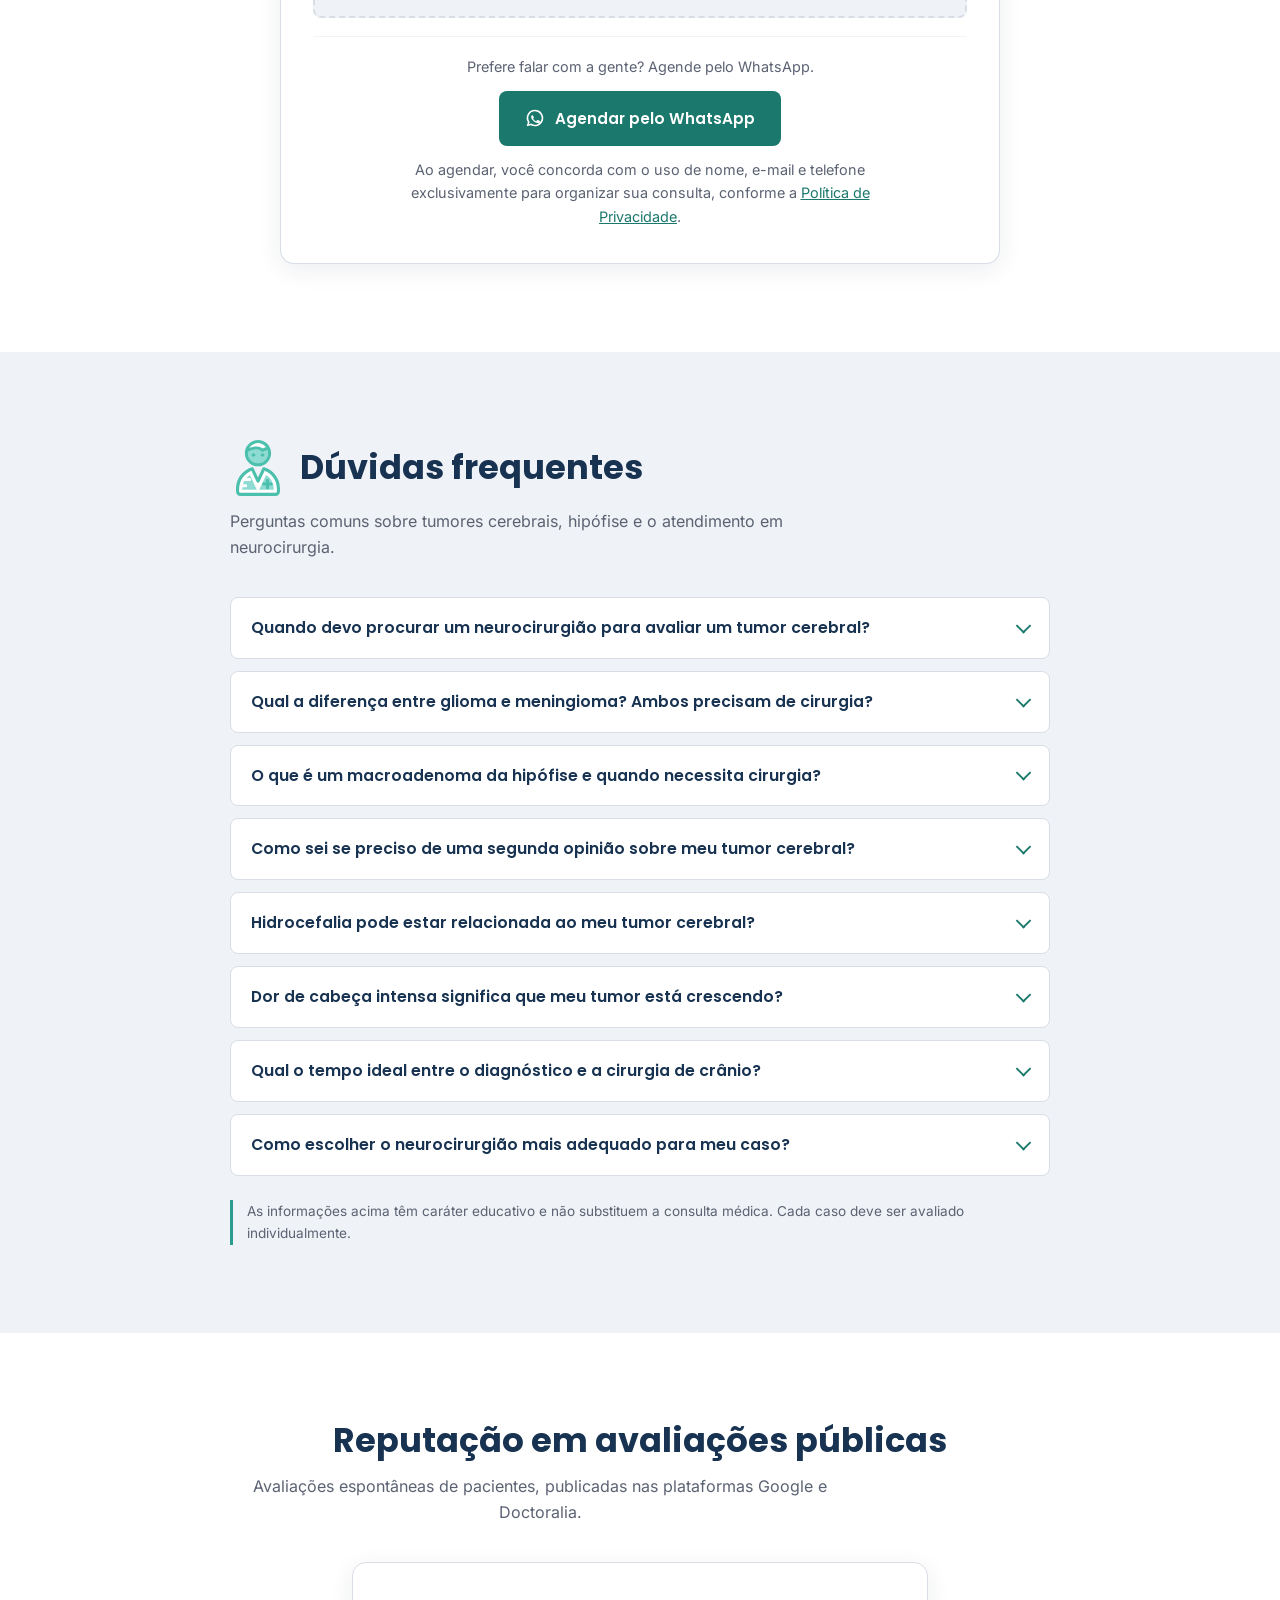
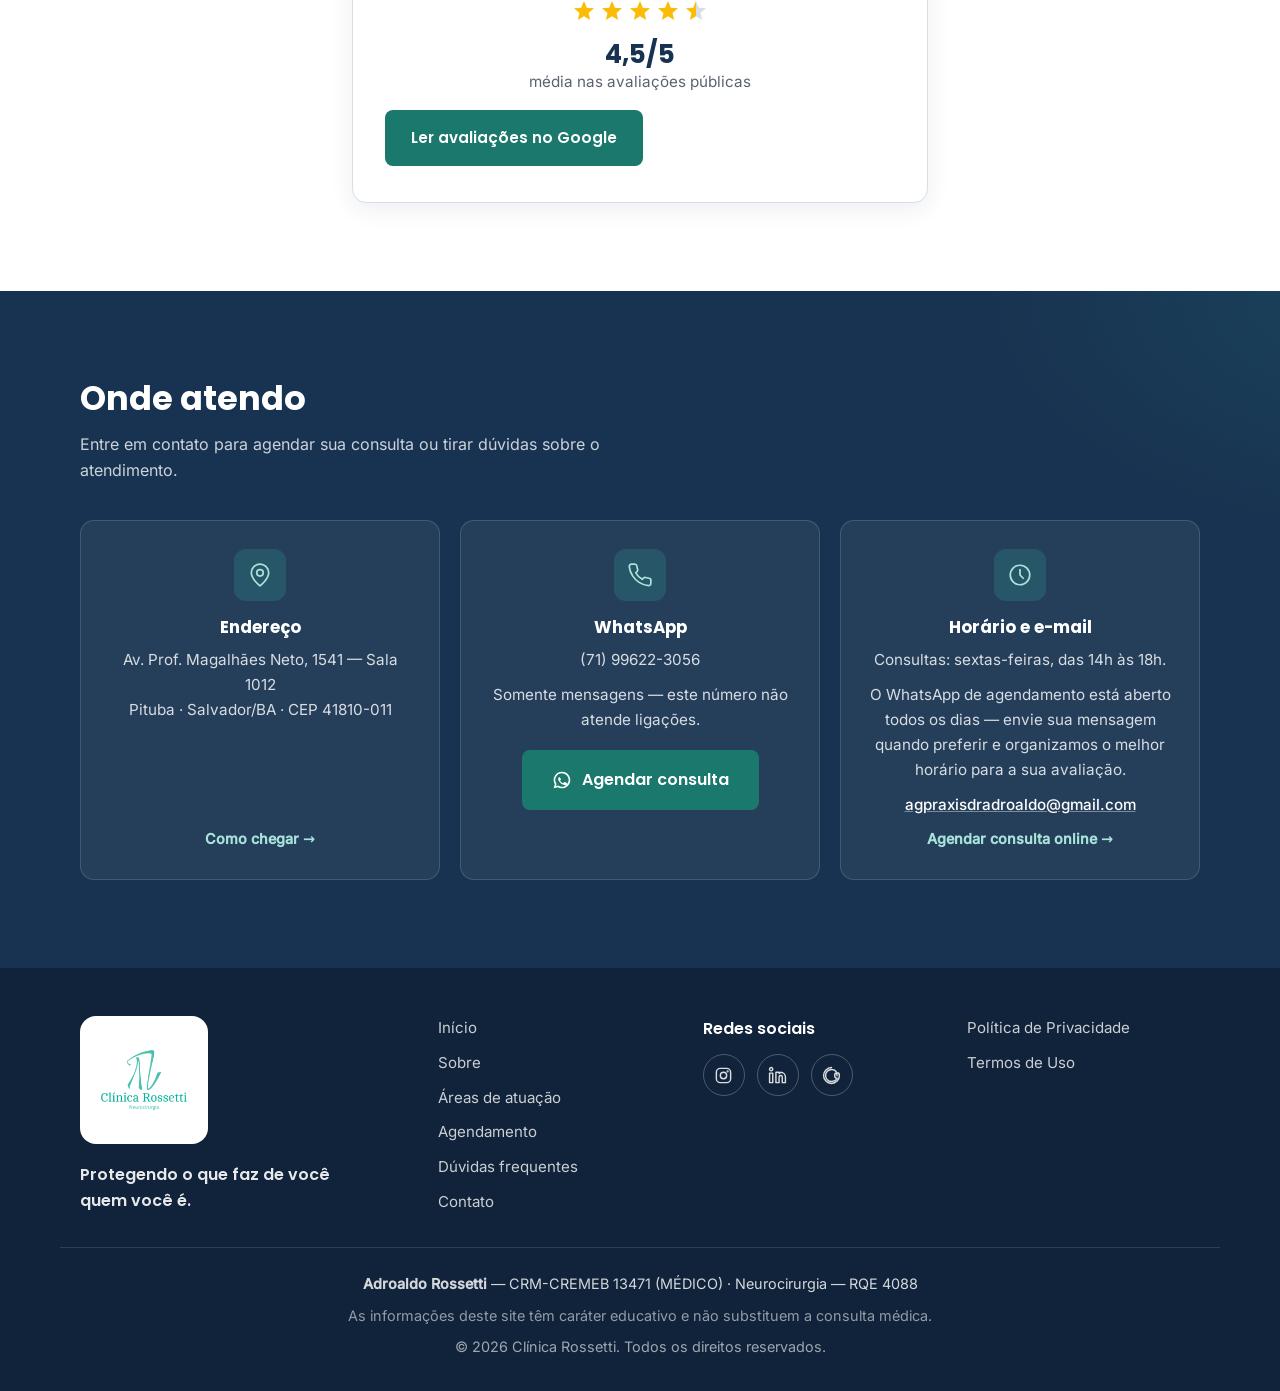
<file: testeagendamento/index.html>
<!doctype html>
<html lang="pt-BR">
<head>
  <meta charset="utf-8">
  <meta name="viewport" content="width=device-width, initial-scale=1">
  <title>Dr. Adroaldo Rossetti | Neurocirurgião em Salvador</title>
  <meta name="description" content="Neurocirurgião em Salvador com atuação em tumores cerebrais, tumores da hipófise e cirurgia da coluna. CRM-CREMEB 13471 · RQE 4088. Agende sua consulta.">
  <link rel="canonical" href="https://dradroaldorossetti.com.br/testeagendamento/">
  <meta name="robots" content="noindex, nofollow">
  <meta name="theme-color" content="#183351">

  <!-- Google tag (gtag.js) — Google Ads -->
  <script async src="https://www.googletagmanager.com/gtag/js?id=AW-17400747212"></script>
  <script>
    window.dataLayer = window.dataLayer || [];
    function gtag(){dataLayer.push(arguments);}
    gtag('js', new Date());
    gtag('config', 'AW-17400747212');
  </script>

  <meta property="og:type" content="website">
  <meta property="og:locale" content="pt_BR">
  <meta property="og:site_name" content="Dr. Adroaldo Rossetti — Neurocirurgião">
  <meta property="og:title" content="Dr. Adroaldo Rossetti | Neurocirurgião em Salvador">
  <meta property="og:description" content="Neurocirurgião com atuação em tumores cerebrais, tumores da hipófise e cirurgia da coluna. CRM-CREMEB 13471 · RQE 4088.">
  <meta property="og:url" content="https://dradroaldorossetti.com.br/testeagendamento/">
  <meta property="og:image" content="/assets/img/og-image.jpg">
  <meta property="og:image:width" content="1200">
  <meta property="og:image:height" content="630">
  <meta property="og:image:alt" content="Dr. Adroaldo Rossetti — Neurocirurgião em Salvador">
  <meta name="twitter:card" content="summary_large_image">

  <link rel="icon" href="/assets/img/favicon-48.png" sizes="48x48" type="image/png">
  <link rel="apple-touch-icon" href="/assets/img/apple-touch-icon.png">

  <link rel="preload" href="/assets/fonts/poppins-700.woff2" as="font" type="font/woff2" crossorigin>
  <link rel="preload" href="/assets/fonts/inter-latin-var.woff2" as="font" type="font/woff2" crossorigin>
  <link rel="stylesheet" href="/assets/css/style.css?v=2">
  <script defer src="/assets/js/main.js?v=2"></script>
  <!-- NOVO: estilos e script da seção de agendamento -->
  <link rel="stylesheet" href="agendamento.css">
  <script defer src="agendamento.js"></script>

  <script type="application/ld+json">
  {
    "@context": "https://schema.org",
    "@graph": [
      {
        "@type": ["Physician", "Person"],
        "@id": "https://dradroaldorossetti.com.br/#medico",
        "name": "Adroaldo Rossetti",
        "alternateName": "Dr. Adroaldo Rossetti",
        "description": "Neurocirurgião em Salvador, Bahia, com atuação em tumores cerebrais, tumores da hipófise, hidrocefalia e cirurgia da coluna vertebral.",
        "medicalSpecialty": "NeuroSurgical",
        "url": "https://dradroaldorossetti.com.br/",
        "image": "/assets/img/og-image.jpg",
        "telephone": "+55-71-99622-3056",
        "email": "agpraxisdradroaldo@gmail.com",
        "identifier": [
          { "@type": "PropertyValue", "name": "CRM", "value": "CREMEB 13471" },
          { "@type": "PropertyValue", "name": "RQE", "value": "4088" }
        ],
        "alumniOf": [
          { "@type": "CollegeOrUniversity", "name": "Universidade Federal da Bahia (UFBA)" },
          { "@type": "Organization", "name": "Hospital Sírio-Libanês" }
        ],
        "memberOf": { "@type": "Organization", "name": "Sociedade Brasileira de Neurocirurgia (SBN)" },
        "sameAs": [
          "https://www.instagram.com/dradroaldorossetti/",
          "https://br.linkedin.com/in/adroaldo-rossetti-55210434",
          "https://www.threads.com/@dradroaldorossetti"
        ],
        "knowsLanguage": "pt-BR",
        "address": { "@id": "https://dradroaldorossetti.com.br/#endereco" },
        "areaServed": { "@type": "City", "name": "Salvador" }
      },
      {
        "@type": "MedicalClinic",
        "@id": "https://dradroaldorossetti.com.br/#clinica",
        "name": "Clínica Rossetti",
        "url": "https://dradroaldorossetti.com.br/",
        "telephone": "+55-71-99622-3056",
        "email": "agpraxisdradroaldo@gmail.com",
        "medicalSpecialty": "NeuroSurgical",
        "address": {
          "@type": "PostalAddress",
          "@id": "https://dradroaldorossetti.com.br/#endereco",
          "streetAddress": "Av. Prof. Magalhães Neto, 1541, Sala 1012",
          "addressLocality": "Salvador",
          "addressRegion": "BA",
          "postalCode": "41810-011",
          "addressCountry": "BR"
        },
        "openingHoursSpecification": {
          "@type": "OpeningHoursSpecification",
          "dayOfWeek": "Friday",
          "opens": "14:00",
          "closes": "18:00"
        },
        "employee": { "@id": "https://dradroaldorossetti.com.br/#medico" }
      },
      {
        "@type": "WebSite",
        "@id": "https://dradroaldorossetti.com.br/#website",
        "url": "https://dradroaldorossetti.com.br/",
        "name": "Dr. Adroaldo Rossetti — Neurocirurgião",
        "inLanguage": "pt-BR",
        "publisher": { "@id": "https://dradroaldorossetti.com.br/#medico" }
      },
      {
        "@type": "WebPage",
        "@id": "https://dradroaldorossetti.com.br/#pagina",
        "url": "https://dradroaldorossetti.com.br/",
        "name": "Dr. Adroaldo Rossetti | Neurocirurgião em Salvador",
        "isPartOf": { "@id": "https://dradroaldorossetti.com.br/#website" },
        "about": { "@id": "https://dradroaldorossetti.com.br/#medico" },
        "inLanguage": "pt-BR"
      },
      {
        "@type": "FAQPage",
        "@id": "https://dradroaldorossetti.com.br/#faq",
        "mainEntity": [
          {
            "@type": "Question",
            "name": "Quando devo procurar um neurocirurgião para avaliar um tumor cerebral?",
            "acceptedAnswer": { "@type": "Answer", "text": "Se você já possui o diagnóstico de tumor cerebral, é fundamental buscar uma avaliação especializada com um neurocirurgião. Sintomas como dor de cabeça persistente que não melhora com medicamentos, alterações visuais, convulsões ou mudanças neurológicas indicam a necessidade de avaliação prioritária. O neurocirurgião avaliará se o caso requer intervenção cirúrgica ou outras abordagens terapêuticas." }
          },
          {
            "@type": "Question",
            "name": "Qual a diferença entre glioma e meningioma? Ambos precisam de cirurgia?",
            "acceptedAnswer": { "@type": "Answer", "text": "Gliomas são tumores que se originam das células gliais do cérebro, enquanto meningiomas surgem das meninges (membranas que envolvem o cérebro). Cada tipo possui características específicas que influenciam a abordagem terapêutica. O neurocirurgião avaliará fatores como localização, tamanho, sintomas e características do tumor para determinar se a cirurgia é a melhor opção ou se existem alternativas, como radioterapia ou acompanhamento clínico." }
          },
          {
            "@type": "Question",
            "name": "O que é um macroadenoma da hipófise e quando necessita cirurgia?",
            "acceptedAnswer": { "@type": "Answer", "text": "Um macroadenoma é um tumor na hipófise com mais de 1 cm de diâmetro. Esses tumores podem causar sintomas por compressão de estruturas vizinhas (como alterações visuais) ou por excesso de produção hormonal. A indicação cirúrgica depende dos sintomas apresentados, do tipo hormonal do tumor e da resposta ao tratamento clínico. Técnicas endoscópicas minimamente invasivas estão entre as opções para tratar essas lesões." }
          },
          {
            "@type": "Question",
            "name": "Como sei se preciso de uma segunda opinião sobre meu tumor cerebral?",
            "acceptedAnswer": { "@type": "Answer", "text": "Buscar uma segunda opinião com outro neurocirurgião é sempre recomendável, especialmente em casos complexos. Isso é particularmente importante quando: existe indicação de cirurgia de alto risco, o diagnóstico não está completamente claro, você tem dúvidas sobre as opções de tratamento propostas, ou quando há discordância entre profissionais sobre a melhor abordagem terapêutica." }
          },
          {
            "@type": "Question",
            "name": "Hidrocefalia pode estar relacionada ao meu tumor cerebral?",
            "acceptedAnswer": { "@type": "Answer", "text": "Sim, alguns tumores cerebrais podem causar hidrocefalia (acúmulo de líquido cerebrospinal) por obstrução da circulação normal do líquor. Isso pode ocorrer com tumores localizados próximos aos ventrículos cerebrais ou ao sistema de drenagem. O neurocirurgião avaliará se o tratamento da hidrocefalia deve preceder ou ser realizado simultaneamente ao tratamento do tumor." }
          },
          {
            "@type": "Question",
            "name": "Dor de cabeça intensa significa que meu tumor está crescendo?",
            "acceptedAnswer": { "@type": "Answer", "text": "Dor de cabeça em pacientes com tumor cerebral pode ter várias causas: aumento da pressão intracraniana, crescimento tumoral ou até mesmo ansiedade relacionada ao diagnóstico. É fundamental comunicar mudanças no padrão da dor ao seu médico. O neurocirurgião poderá avaliar, por meio de exames de imagem, se houve progressão da lesão e ajustar o plano terapêutico conforme necessário." }
          },
          {
            "@type": "Question",
            "name": "Qual o tempo ideal entre o diagnóstico e a cirurgia de crânio?",
            "acceptedAnswer": { "@type": "Answer", "text": "O tempo entre o diagnóstico e a cirurgia de crânio varia conforme o tipo de tumor, os sintomas e a urgência do caso. Tumores malignos geralmente requerem intervenção mais rápida, enquanto lesões benignas podem permitir tempo para planejamento adequado. O neurocirurgião considerará a urgência clínica, a necessidade de exames complementares e a preparação pré-operatória para determinar o momento ideal da cirurgia." }
          },
          {
            "@type": "Question",
            "name": "Como escolher o neurocirurgião mais adequado para meu caso?",
            "acceptedAnswer": { "@type": "Answer", "text": "Procure um neurocirurgião com: especialização em neurocirurgia oncológica, experiência no tipo de tumor diagnosticado, acesso a recursos tecnológicos modernos, atuação em centros de referência e histórico de casos semelhantes. É importante que o profissional explique claramente os riscos, benefícios e alternativas terapêuticas, permitindo uma decisão informada sobre o tratamento." }
          }
        ]
      }
    ]
  }
  </script>
</head>
<body>

  <!-- NOVO: banner de prévia — remover esta div no deploy final -->
  <div class="preview-banner">Página de teste para aprovação — a home do site permanece inalterada. Novidade: seção “Agendamento online”.</div>

  <header class="site-header" id="inicio">
    <div class="container header-inner">
      <a href="#inicio" class="brand" aria-label="Clínica Rossetti — voltar ao início">
        <img src="/assets/img/logo.webp" alt="Logo Clínica Rossetti — Neurocirurgia" width="112" height="112" class="brand-logo">
      </a>

      <nav class="site-nav" id="nav" aria-label="Navegação principal">
        <a href="#inicio">Início</a>
        <a href="#sobre">Sobre</a>
        <a href="#atuacao">Áreas de atuação</a>
        <!-- NOVO: item de menu do agendamento -->
        <a href="#agendamento">Agendamento</a>
        <a href="#faq">Dúvidas frequentes</a>
        <a href="#contato">Contato</a>
        <!-- ALTERADO: botão do menu agora rola para a seção de agendamento (era link direto do WhatsApp) -->
        <a href="#agendamento" class="btn btn-primary btn-nav">Agendar consulta</a>
      </nav>

      <button class="nav-toggle" id="navToggle" aria-expanded="false" aria-controls="nav" aria-label="Abrir menu de navegação">
        <span></span><span></span><span></span>
      </button>
    </div>
  </header>

  <main>

    <!-- ============ HERO ============ -->
    <section class="hero">
      <div class="container hero-grid">
        <div class="hero-content">
          <img src="/assets/img/logo.webp" alt="Logo Clínica Rossetti — Neurocirurgia" width="66" height="66" class="hero-logo" fetchpriority="high">
          <p class="hero-eyebrow">Neurocirurgião · CRM-CREMEB 13471 · RQE 4088</p>
          <p class="hero-name">Dr. Adroaldo Rossetti</p>
          <h1 class="hero-title">Neurocirurgião em Salvador</h1>
          <p class="hero-tagline">Protegendo o que faz de você quem você é.</p>
          <p class="hero-sub">Atendimento em neurocirurgia com atuação em tumores cerebrais, tumores da hipófise e cirurgia da coluna vertebral.</p>

          <div class="hero-actions">
            <!-- ALTERADO: CTA primário agora leva à seção de agendamento online -->
            <a href="#agendamento" class="btn btn-primary btn-lg">
              <svg class="icon" viewBox="0 0 24 24" fill="none" stroke="currentColor" stroke-width="1.8" stroke-linecap="round" stroke-linejoin="round" aria-hidden="true"><rect x="3" y="4" width="18" height="17" rx="2"/><path d="M16 2v4M8 2v4M3 10h18"/></svg>
              Agendar consulta online
            </a>
            <!-- NOVO: WhatsApp como alternativa no hero (mantém a conversão existente do Google Ads) -->
            <a href="https://wa.me/5571996223056?text=Ol%C3%A1!%20Vim%20do%20site%20e%20quero%20agendar%20uma%20consulta." class="btn btn-ghost btn-lg" target="_blank" rel="noopener">
              <svg class="icon" viewBox="0 0 24 24" fill="currentColor" aria-hidden="true"><path d="M12 2a10 10 0 0 0-8.6 15.1L2 22l5-1.3A10 10 0 1 0 12 2Zm0 2a8 8 0 1 1-4.1 14.9l-.3-.2-2.9.8.8-2.8-.2-.3A8 8 0 0 1 12 4Zm-3 4.5c-.2 0-.5 0-.7.3-.2.3-.9.9-.9 2.1s.9 2.4 1 2.6c.2.2 1.8 2.9 4.5 3.9 2.2.9 2.7.7 3.2.7.5-.1 1.5-.6 1.7-1.2.2-.6.2-1.1.2-1.2-.1-.1-.3-.2-.6-.3l-2-1c-.3-.1-.5-.2-.7.1l-1 1.2c-.2.2-.3.2-.6.1a6.6 6.6 0 0 1-3.3-2.9c-.2-.4 0-.5.2-.7l.7-.9c.1-.2.1-.4 0-.6L9.3 9c-.1-.3-.3-.4-.5-.4h-.8Z"/></svg>
              Pelo WhatsApp
            </a>
            <a href="#atuacao" class="btn btn-ghost btn-lg">Conhecer as áreas de atuação</a>
          </div>

          <p class="hero-alt">Prefere e-mail? Escreva para <a href="mailto:agpraxisdradroaldo@gmail.com">agpraxisdradroaldo@gmail.com</a></p>

          <ul class="hero-stats" aria-label="Formação e experiência">
            <li><strong>25 anos</strong><span>como neurocirurgião</span></li>
            <li><strong>Mestrado</strong><span>em Medicina e Saúde — UFBA</span></li>
            <li><strong>Membro titular</strong><span>Sociedade Brasileira de Neurocirurgia</span></li>
          </ul>
        </div>

        <div class="hero-figure">
          <img src="/assets/img/dr-rossetti.webp" alt="Dr. Adroaldo Rossetti, neurocirurgião em Salvador" width="439" height="675" fetchpriority="high" class="hero-photo">
        </div>
      </div>
    </section>

    <!-- ============ DIFERENCIAIS ============ -->
    <section class="section section-gray" aria-labelledby="dif-titulo">
      <div class="container">
        <h2 class="section-title" id="dif-titulo">Como é o atendimento</h2>
        <p class="section-sub">Estrutura, acompanhamento e formação voltadas para o cuidado em neurocirurgia.</p>

        <div class="grid grid-4">
          <article class="card">
            <div class="card-icon">
              <img src="/assets/img/icone-clinica.svg" alt="" width="62" height="62" loading="lazy">
            </div>
            <h3>Consultório próprio</h3>
            <p>Atendimento em ambiente tranquilo e acolhedor, localizado em complexo com estrutura hospitalar em Salvador.</p>
          </article>

          <article class="card">
            <div class="card-icon">
              <img src="/assets/img/icone-acompanhamento.svg" alt="" width="62" height="62" loading="lazy">
            </div>
            <h3>Acompanhamento integral</h3>
            <p>Suporte durante toda a jornada de tratamento: da avaliação inicial ao pós-operatório, com encaminhamento a especialidades complementares quando necessário.</p>
          </article>

          <article class="card">
            <div class="card-icon">
              <img src="/assets/img/icone-cranio.svg" alt="" width="62" height="62" loading="lazy">
            </div>
            <h3>Formação em neurocirurgia de crânio</h3>
            <p>Fellowships internacionais, especializações, mestrado e doutorado em andamento com foco em neurocirurgia.</p>
          </article>

          <article class="card">
            <div class="card-icon">
              <img src="/assets/img/icone-bisturi.svg" alt="" width="62" height="62" loading="lazy">
            </div>
            <h3>Técnicas minimamente invasivas</h3>
            <p>Abordagens endoscópicas e técnicas minimamente invasivas, quando indicadas, podem significar menor trauma cirúrgico e recuperação mais rápida.</p>
          </article>
        </div>
      </div>
    </section>

    <!-- ============ SOBRE ============ -->
    <section class="section" id="sobre" aria-labelledby="sobre-titulo">
      <div class="container sobre-grid">
        <figure class="sobre-figure">
          <img src="/assets/img/palestra.webp" alt="Dr. Adroaldo Rossetti em palestra científica" width="273" height="532" loading="lazy">
        </figure>

        <div class="sobre-content">
          <h2 class="section-title" id="sobre-titulo">Sobre o Dr. Adroaldo Rossetti</h2>
          <p>São 31 anos desde a formatura e 25 anos dedicados à neurocirurgia. Nessa trajetória, o Dr. Adroaldo Rossetti realizou milhares de procedimentos, apresentou casos em congressos científicos e coordenou equipes e serviços de neurocirurgia.</p>
          <p>Por trás de cada procedimento há uma história e uma transformação. Mais do que pacientes, o neurocirurgião cuida de famílias e comunidades.</p>

          <ul class="checklist">
            <li>Mestre em Medicina e Saúde pela Universidade Federal da Bahia (UFBA)</li>
            <li>Doutorando em Medicina e Saúde pelo PPgMS/UFBA</li>
            <li>Pós-graduação em Neuro-Oncologia pelo Hospital Sírio-Libanês</li>
            <li>Membro titular da Sociedade Brasileira de Neurocirurgia (SBN)</li>
            <li>Coordenou por 10 anos a Neurocirurgia do Hospital do Subúrbio (Salvador)</li>
            <li>Médico visitante por duas vezes em serviços na Alemanha</li>
          </ul>

          <div class="credenciais-box" role="note" aria-label="Credenciais profissionais">
            <p><strong>Adroaldo Rossetti</strong> — CRM-CREMEB 13471 (MÉDICO)</p>
            <p>Neurocirurgia — RQE 4088</p>
          </div>
        </div>
      </div>
    </section>

    <!-- ============ ÁREAS DE ATUAÇÃO ============ -->
    <section class="section section-gray" id="atuacao" aria-labelledby="atuacao-titulo">
      <div class="container">
        <h2 class="section-title" id="atuacao-titulo">Áreas de atuação</h2>
        <p class="section-sub">Condições neurológicas avaliadas e tratadas no consultório. O conteúdo abaixo tem caráter informativo.</p>

        <div class="grid grid-3">
          <article class="card card-atuacao">
            <div class="card-icon">
              <img src="/assets/img/icone-tumores-cerebrais.svg" alt="" width="62" height="62" loading="lazy">
            </div>
            <h3>Tumores cerebrais</h3>
            <p>Crescimento anormal de células, com origem no próprio cérebro ou em outras partes do corpo, que pode comprometer o cérebro e suas funções. Podem ser benignos ou malignos.</p>
            <a class="card-cta" href="https://wa.me/5571996223056?text=Ol%C3%A1!%20Vim%20do%20site%20e%20gostaria%20de%20agendar%20uma%20avalia%C3%A7%C3%A3o%20sobre%20tumor%20cerebral." target="_blank" rel="noopener">Falar sobre tumores cerebrais</a>
          </article>

          <article class="card card-atuacao">
            <div class="card-icon">
              <img src="/assets/img/icone-hipofise.svg" alt="" width="62" height="62" loading="lazy">
            </div>
            <h3>Tumores da hipófise</h3>
            <p>Tumores da glândula hipófise, localizada na base do crânio. Podem causar alterações hormonais e, dependendo do tamanho, alterações visuais.</p>
            <a class="card-cta" href="https://wa.me/5571996223056?text=Ol%C3%A1!%20Vim%20do%20site%20e%20gostaria%20de%20agendar%20uma%20avalia%C3%A7%C3%A3o%20sobre%20tumor%20da%20hip%C3%B3fise." target="_blank" rel="noopener">Falar sobre tumores da hipófise</a>
          </article>

          <article class="card card-atuacao">
            <div class="card-icon">
              <img src="/assets/img/icone-hidrocefalia.svg" alt="" width="62" height="62" loading="lazy">
            </div>
            <h3>Hidrocefalia</h3>
            <p>Acúmulo de líquido céfalorraquidiano dentro do cérebro, que pode levar a danos cerebrais. Acomete pessoas de qualquer idade, com maior frequência em crianças e idosos.</p>
            <a class="card-cta" href="https://wa.me/5571996223056?text=Ol%C3%A1!%20Vim%20do%20site%20e%20gostaria%20de%20agendar%20uma%20avalia%C3%A7%C3%A3o%20sobre%20hidrocefalia." target="_blank" rel="noopener">Falar sobre hidrocefalia</a>
          </article>

          <article class="card card-atuacao">
            <div class="card-icon">
              <img src="/assets/img/icone-coluna.svg" alt="" width="62" height="62" loading="lazy">
            </div>
            <h3>Neoplasias da coluna vertebral</h3>
            <p>Crescimento anormal de células, da própria coluna ou de outras origens, que compromete a estrutura óssea da coluna e pode causar compressões, fraturas e dor.</p>
            <a class="card-cta" href="https://wa.me/5571996223056?text=Ol%C3%A1!%20Vim%20do%20site%20e%20gostaria%20de%20agendar%20uma%20avalia%C3%A7%C3%A3o%20sobre%20tumor%20na%20coluna." target="_blank" rel="noopener">Falar sobre tumores na coluna</a>
          </article>

          <article class="card card-atuacao">
            <div class="card-icon">
              <img src="/assets/img/icone-hernia-disco.svg" alt="" width="62" height="62" loading="lazy">
            </div>
            <h3>Hérnias de disco</h3>
            <p>Ocorrem quando o disco intervertebral comprime um nervo da coluna ou a própria medula espinhal, causando dor e alterações neurológicas.</p>
            <a class="card-cta" href="https://wa.me/5571996223056?text=Ol%C3%A1!%20Vim%20do%20site%20e%20gostaria%20de%20agendar%20uma%20avalia%C3%A7%C3%A3o%20sobre%20h%C3%A9rnia%20de%20disco." target="_blank" rel="noopener">Falar sobre hérnia de disco</a>
          </article>

          <article class="card card-atuacao">
            <div class="card-icon">
              <img src="/assets/img/icone-tumores-vertebrais.svg" alt="" width="62" height="62" loading="lazy">
            </div>
            <h3>Tumores vertebrais</h3>
            <p>Crescimento anormal de células na região da coluna vertebral que pode comprometer a medula espinhal, os movimentos e a sensibilidade.</p>
            <a class="card-cta" href="https://wa.me/5571996223056?text=Ol%C3%A1!%20Vim%20do%20site%20e%20gostaria%20de%20agendar%20uma%20avalia%C3%A7%C3%A3o%20sobre%20tumor%20vertebral." target="_blank" rel="noopener">Falar sobre tumores vertebrais</a>
          </article>
        </div>
      </div>
    </section>

    <!-- ============ O QUE FAZER AGORA ============ -->
    <section class="section" id="proximos-passos" aria-labelledby="pp-titulo">
      <div class="container">
        <h2 class="section-title" id="pp-titulo">O que fazer agora</h2>
        <p class="section-sub">Cada situação pede um próximo passo diferente. Veja o que espera de acordo com a sua.</p>

        <div class="grid grid-3">
          <article class="card">
            <div class="card-icon card-icon-stroke" aria-hidden="true">
              <svg viewBox="0 0 24 24" fill="none" stroke="currentColor" stroke-width="1.6" stroke-linecap="round" stroke-linejoin="round"><path d="M14 2H6a2 2 0 0 0-2 2v16a2 2 0 0 0 2 2h12a2 2 0 0 0 2-2V8z"/><path d="M14 2v6h6"/><path d="m9 15 2 2 4-4"/></svg>
            </div>
            <h3>Já tenho um diagnóstico. E agora?</h3>
            <p>Traga seus exames de imagem (tomografia ou ressonância) para a consulta — isso agiliza a avaliação inicial.</p>
          </article>

          <article class="card">
            <div class="card-icon card-icon-stroke" aria-hidden="true">
              <svg viewBox="0 0 24 24" fill="none" stroke="currentColor" stroke-width="1.6" stroke-linecap="round" stroke-linejoin="round"><path d="M3 12h4l2-7 4 14 2-7h6"/></svg>
            </div>
            <h3>Estou com sintomas, mas sem diagnóstico</h3>
            <p>A consulta inicial ajuda a definir se são necessários exames complementares e qual a melhor conduta para o seu caso.</p>
          </article>

          <article class="card">
            <div class="card-icon card-icon-stroke" aria-hidden="true">
              <svg viewBox="0 0 24 24" fill="none" stroke="currentColor" stroke-width="1.6" stroke-linecap="round" stroke-linejoin="round"><path d="M21 11.5a8.38 8.38 0 0 1-.9 3.8 8.5 8.5 0 0 1-7.6 4.7 8.38 8.38 0 0 1-3.8-.9L3 21l1.9-5.7a8.38 8.38 0 0 1-.9-3.8 8.5 8.5 0 0 1 4.7-7.6 8.38 8.38 0 0 1 3.8-.9h.5a8.48 8.48 0 0 1 8 8z"/></svg>
            </div>
            <h3>Quero uma segunda opinião</h3>
            <p>Traga os exames e o laudo já existente — a segunda avaliação é sempre bem-vinda em casos de maior complexidade.</p>
          </article>
        </div>
      </div>
    </section>

    <!-- ============ AGENDAMENTO ONLINE (NOVO) ============ -->
    <section class="section" id="agendamento" aria-labelledby="ag-titulo">
      <div class="container container-narrow">
        <h2 class="section-title" id="ag-titulo">Agendamento online</h2>
        <p class="section-sub">Escolha o melhor horário em tempo real. Você recebe a confirmação por e-mail na hora e um lembrete antes da consulta.</p>

        <div class="ag-card">
          <div class="ag-info">
            <span>
              <svg viewBox="0 0 24 24" fill="none" stroke="currentColor" stroke-width="1.8" stroke-linecap="round" stroke-linejoin="round" aria-hidden="true"><circle cx="12" cy="12" r="9"/><path d="M12 7v5l3 3"/></svg>
              Sextas-feiras, das 14h às 18h
            </span>
            <span>
              <svg viewBox="0 0 24 24" fill="none" stroke="currentColor" stroke-width="1.8" stroke-linecap="round" stroke-linejoin="round" aria-hidden="true"><path d="M22 11.5a8.38 8.38 0 0 1-.9 3.8 8.5 8.5 0 0 1-7.6 4.7 8.38 8.38 0 0 1-3.8-.9L3 21l1.9-5.7a8.38 8.38 0 0 1-.9-3.8 8.5 8.5 0 0 1 4.7-7.6 8.38 8.38 0 0 1 3.8-.9h.5a8.48 8.48 0 0 1 8 8z"/></svg>
              Confirmação e lembrete por e-mail
            </span>
            <span>
              <svg viewBox="0 0 24 24" fill="none" stroke="currentColor" stroke-width="1.8" stroke-linecap="round" stroke-linejoin="round" aria-hidden="true"><path d="M18 6 6 18M6 6l12 12"/></svg>
              Cancelamento pelo link do e-mail
            </span>
          </div>

          <div class="ag-tabs" role="tablist" aria-label="Tipo de consulta">
            <button type="button" class="ag-tab" id="ag-tab-primeira" role="tab" aria-selected="true" aria-controls="ag-panel-primeira" tabindex="0">Primeira consulta · 60 min</button>
            <button type="button" class="ag-tab" id="ag-tab-retorno" role="tab" aria-selected="false" aria-controls="ag-panel-retorno" tabindex="-1">Retorno · 30 min</button>
          </div>

          <div class="ag-panel" id="ag-panel-primeira" role="tabpanel" aria-labelledby="ag-tab-primeira">
            <!-- AGUARDANDO: snippet/link da página "Primeira consulta" (Google Agenda →
             Páginas de agendamento → Compartilhar → Incorporação no site). -->
            <div class="ag-placeholder">
              <svg viewBox="0 0 24 24" fill="none" stroke="currentColor" stroke-width="1.6" stroke-linecap="round" stroke-linejoin="round" aria-hidden="true"><rect x="3" y="4" width="18" height="17" rx="2"/><path d="M16 2v4M8 2v4M3 10h18"/><path d="m9 15.5 2 2 4-4"/></svg>
              <strong>Calendário de horários — Primeira consulta</strong>
              <small>Widget ativado assim que o link da página “Primeira consulta” for configurado no Google Agenda.</small>
            </div>
          </div>

          <div class="ag-panel" id="ag-panel-retorno" role="tabpanel" aria-labelledby="ag-tab-retorno" hidden>
            <!-- Embed do Google Agenda — página “Retorno” (conta agpraxisdradroaldo@gmail.com).
             O atributo data-src faz o iframe carregar sob demanda (agendamento.js). -->
            <iframe data-src="https://calendar.google.com/calendar/appointments/schedules/AcZssZ0-WyKQ4NW1ShfU32nEzik6sCdxLAqEHs8lsP1V7x5joccUOE0_v8IlLAci3e5fgAbrGCOTz-eO"
                    style="border: 0" width="100%" height="620" frameborder="0"
                    title="Agendar retorno — escolha o horário"></iframe>
          </div>

          <div class="ag-alt">
            <p>Prefere falar com a gente? Agende pelo WhatsApp.</p>
            <a href="https://wa.me/5571996223056?text=Ol%C3%A1!%20Vim%20do%20site%20e%20quero%20agendar%20uma%20consulta." class="btn btn-primary" target="_blank" rel="noopener">
              <svg class="icon" viewBox="0 0 24 24" fill="currentColor" aria-hidden="true"><path d="M12 2a10 10 0 0 0-8.6 15.1L2 22l5-1.3A10 10 0 1 0 12 2Zm0 2a8 8 0 1 1-4.1 14.9l-.3-.2-2.9.8.8-2.8-.2-.3A8 8 0 0 1 12 4Zm-3 4.5c-.2 0-.5 0-.7.3-.2.3-.9.9-.9 2.1s.9 2.4 1 2.6c.2.2 1.8 2.9 4.5 3.9 2.2.9 2.7.7 3.2.7.5-.1 1.5-.6 1.7-1.2.2-.6.2-1.1.2-1.2-.1-.1-.3-.2-.6-.3l-2-1c-.3-.1-.5-.2-.7.1l-1 1.2c-.2.2-.3.2-.6.1a6.6 6.6 0 0 1-3.3-2.9c-.2-.4 0-.5.2-.7l.7-.9c.1-.2.1-.4 0-.6L9.3 9c-.1-.3-.3-.4-.5-.4h-.8Z"/></svg>
              Agendar pelo WhatsApp
            </a>
            <p class="ag-privacy">Ao agendar, você concorda com o uso de nome, e-mail e telefone exclusivamente para organizar sua consulta, conforme a <a href="/politica-de-privacidade/">Política de Privacidade</a>.</p>
          </div>
        </div>
      </div>
    </section>

    <!-- ============ FAQ ============ -->
    <section class="section section-gray" id="faq" aria-labelledby="faq-titulo">
      <div class="container container-narrow">
        <div class="faq-header">
          <img src="/assets/img/icone-duvidas.svg" alt="" width="56" height="56" loading="lazy" class="faq-icon">
          <h2 class="section-title" id="faq-titulo">Dúvidas frequentes</h2>
        </div>
        <p class="section-sub">Perguntas comuns sobre tumores cerebrais, hipófise e o atendimento em neurocirurgia.</p>

        <div class="faq-list">
          <details class="faq-item">
            <summary>Quando devo procurar um neurocirurgião para avaliar um tumor cerebral?</summary>
            <div class="faq-answer"><p>Se você já possui o diagnóstico de tumor cerebral, é fundamental buscar uma avaliação especializada com um neurocirurgião. Sintomas como dor de cabeça persistente que não melhora com medicamentos, alterações visuais, convulsões ou mudanças neurológicas indicam a necessidade de avaliação prioritária. O neurocirurgião avaliará se o caso requer intervenção cirúrgica ou outras abordagens terapêuticas.</p></div>
          </details>

          <details class="faq-item">
            <summary>Qual a diferença entre glioma e meningioma? Ambos precisam de cirurgia?</summary>
            <div class="faq-answer"><p>Gliomas são tumores que se originam das células gliais do cérebro, enquanto meningiomas surgem das meninges (membranas que envolvem o cérebro). Cada tipo possui características específicas que influenciam a abordagem terapêutica. O neurocirurgião avaliará fatores como localização, tamanho, sintomas e características do tumor para determinar se a cirurgia é a melhor opção ou se existem alternativas, como radioterapia ou acompanhamento clínico.</p></div>
          </details>

          <details class="faq-item">
            <summary>O que é um macroadenoma da hipófise e quando necessita cirurgia?</summary>
            <div class="faq-answer"><p>Um macroadenoma é um tumor na hipófise com mais de 1 cm de diâmetro. Esses tumores podem causar sintomas por compressão de estruturas vizinhas (como alterações visuais) ou por excesso de produção hormonal. A indicação cirúrgica depende dos sintomas apresentados, do tipo hormonal do tumor e da resposta ao tratamento clínico. Técnicas endoscópicas minimamente invasivas estão entre as opções para tratar essas lesões.</p></div>
          </details>

          <details class="faq-item">
            <summary>Como sei se preciso de uma segunda opinião sobre meu tumor cerebral?</summary>
            <div class="faq-answer"><p>Buscar uma segunda opinião com outro neurocirurgião é sempre recomendável, especialmente em casos complexos. Isso é particularmente importante quando: existe indicação de cirurgia de alto risco, o diagnóstico não está completamente claro, você tem dúvidas sobre as opções de tratamento propostas, ou quando há discordância entre profissionais sobre a melhor abordagem terapêutica.</p></div>
          </details>

          <details class="faq-item">
            <summary>Hidrocefalia pode estar relacionada ao meu tumor cerebral?</summary>
            <div class="faq-answer"><p>Sim, alguns tumores cerebrais podem causar hidrocefalia (acúmulo de líquido cerebrospinal) por obstrução da circulação normal do líquor. Isso pode ocorrer com tumores localizados próximos aos ventrículos cerebrais ou ao sistema de drenagem. O neurocirurgião avaliará se o tratamento da hidrocefalia deve preceder ou ser realizado simultaneamente ao tratamento do tumor.</p></div>
          </details>

          <details class="faq-item">
            <summary>Dor de cabeça intensa significa que meu tumor está crescendo?</summary>
            <div class="faq-answer"><p>Dor de cabeça em pacientes com tumor cerebral pode ter várias causas: aumento da pressão intracraniana, crescimento tumoral ou até mesmo ansiedade relacionada ao diagnóstico. É fundamental comunicar mudanças no padrão da dor ao seu médico. O neurocirurgião poderá avaliar, por meio de exames de imagem, se houve progressão da lesão e ajustar o plano terapêutico conforme necessário.</p></div>
          </details>

          <details class="faq-item">
            <summary>Qual o tempo ideal entre o diagnóstico e a cirurgia de crânio?</summary>
            <div class="faq-answer"><p>O tempo entre o diagnóstico e a cirurgia de crânio varia conforme o tipo de tumor, os sintomas e a urgência do caso. Tumores malignos geralmente requerem intervenção mais rápida, enquanto lesões benignas podem permitir tempo para planejamento adequado. O neurocirurgião considerará a urgência clínica, a necessidade de exames complementares e a preparação pré-operatória para determinar o momento ideal da cirurgia.</p></div>
          </details>

          <details class="faq-item">
            <summary>Como escolher o neurocirurgião mais adequado para meu caso?</summary>
            <div class="faq-answer"><p>Procure um neurocirurgião com: especialização em neurocirurgia oncológica, experiência no tipo de tumor diagnosticado, acesso a recursos tecnológicos modernos, atuação em centros de referência e histórico de casos semelhantes. É importante que o profissional explique claramente os riscos, benefícios e alternativas terapêuticas, permitindo uma decisão informada sobre o tratamento.</p></div>
          </details>
        </div>

          <p class="faq-disclaimer">As informações acima têm caráter educativo e não substituem a consulta médica. Cada caso deve ser avaliado individualmente.</p>
      </div>
    </section>

    <!-- ============ REPUTAÇÃO ============ -->
    <section class="section" aria-labelledby="rep-titulo">
      <div class="container container-narrow reputacao">
        <h2 class="section-title" id="rep-titulo">Reputação em avaliações públicas</h2>
        <p class="section-sub">Avaliações espontâneas de pacientes, publicadas nas plataformas Google e Doctoralia.</p>

        <div class="reputacao-card">
          <div class="reputacao-stars" role="img" aria-label="Nota média: 4,5 de 5 estrelas">
            <svg viewBox="0 0 24 24" width="26" height="26" fill="#FBBC05" aria-hidden="true"><path d="M12 17.27 18.18 21l-1.64-7.03L22 9.24l-7.19-.61L12 2 9.19 8.63 2 9.24l5.46 4.73L5.82 21z"/></svg>
            <svg viewBox="0 0 24 24" width="26" height="26" fill="#FBBC05" aria-hidden="true"><path d="M12 17.27 18.18 21l-1.64-7.03L22 9.24l-7.19-.61L12 2 9.19 8.63 2 9.24l5.46 4.73L5.82 21z"/></svg>
            <svg viewBox="0 0 24 24" width="26" height="26" fill="#FBBC05" aria-hidden="true"><path d="M12 17.27 18.18 21l-1.64-7.03L22 9.24l-7.19-.61L12 2 9.19 8.63 2 9.24l5.46 4.73L5.82 21z"/></svg>
            <svg viewBox="0 0 24 24" width="26" height="26" fill="#FBBC05" aria-hidden="true"><path d="M12 17.27 18.18 21l-1.64-7.03L22 9.24l-7.19-.61L12 2 9.19 8.63 2 9.24l5.46 4.73L5.82 21z"/></svg>
            <svg viewBox="0 0 24 24" width="26" height="26" aria-hidden="true"><defs><linearGradient id="star-half"><stop offset="50%" stop-color="#FBBC05"/><stop offset="50%" stop-color="#d9dee6"/></linearGradient></defs><path fill="url(#star-half)" d="M12 17.27 18.18 21l-1.64-7.03L22 9.24l-7.19-.61L12 2 9.19 8.63 2 9.24l5.46 4.73L5.82 21z"/></svg>
          </div>
          <p class="reputacao-nota"><strong>4,5/5</strong>média nas avaliações públicas</p>
          <div class="reputacao-actions">
            <a href="https://www.google.com/maps/place/Dr.+Adroaldo+Rossetti+%7C+Neurocirurgi%C3%A3o+Oncologista/@-12.9876887,-38.4506214,808m/data=!3m2!1e3!4b1!4m6!3m5!1s0xaf501704bcfd16d9:0xedc816d76d65b650!8m2!3d-12.9876887!4d-38.4506214!16s%2Fg%2F11x6g1bzvl" class="btn btn-primary" target="_blank" rel="noopener">Ler avaliações no Google</a>
            <a href="https://www.doctoralia.com.br/adroaldo-rossetti/neurocirurgiao/salvador" class="btn btn-ghost" target="_blank" rel="noopener">Ver perfil no Doctoralia</a>
          </div>
        </div>
      </div>
    </section>

    <!-- ============ CONTATO ============ -->
    <section class="section section-navy" id="contato" aria-labelledby="contato-titulo">
      <div class="container">
        <h2 class="section-title section-title-light" id="contato-titulo">Onde atendo</h2>
        <p class="section-sub section-sub-light">Entre em contato para agendar sua consulta ou tirar dúvidas sobre o atendimento.</p>

        <div class="grid grid-3 contato-grid">
          <div class="contato-card">
            <div class="contato-icon" aria-hidden="true">
              <svg viewBox="0 0 24 24" fill="none" stroke="currentColor" stroke-width="1.6" stroke-linecap="round" stroke-linejoin="round"><path d="M20 10c0 6-8 12-8 12S4 16 4 10a8 8 0 1 1 16 0Z"/><circle cx="12" cy="10" r="3"/></svg>
            </div>
            <h3>Endereço</h3>
            <p>Av. Prof. Magalhães Neto, 1541 — Sala 1012<br>Pituba · Salvador/BA · CEP 41810-011</p>
            <a href="https://www.google.com/maps/search/?api=1&amp;query=Av.+Prof.+Magalh%C3%A3es+Neto,+1541,+Pituba,+Salvador,+BA" target="_blank" rel="noopener" class="link-arrow">Como chegar</a>
          </div>

          <div class="contato-card">
            <div class="contato-icon" aria-hidden="true">
              <svg viewBox="0 0 24 24" fill="none" stroke="currentColor" stroke-width="1.6" stroke-linecap="round" stroke-linejoin="round"><path d="M22 16.9v3a2 2 0 0 1-2.2 2 19.8 19.8 0 0 1-8.6-3.1 19.5 19.5 0 0 1-6-6A19.8 19.8 0 0 1 2.1 4.2 2 2 0 0 1 4.1 2h3a2 2 0 0 1 2 1.7c.1 1 .4 2 .7 2.9a2 2 0 0 1-.4 2.1L8.1 10a16 16 0 0 0 6 6l1.3-1.3a2 2 0 0 1 2.1-.4c.9.3 1.9.6 2.9.7a2 2 0 0 1 1.7 2Z"/></svg>
            </div>
            <h3>WhatsApp</h3>
            <p>(71) 99622-3056</p>
            <p class="contato-obs">Somente mensagens — este número não atende ligações.</p>
            <a href="https://wa.me/5571996223056?text=Ol%C3%A1!%20Vim%20do%20site%20e%20quero%20agendar%20uma%20consulta." class="btn btn-primary btn-lg" target="_blank" rel="noopener">
              <svg class="icon" viewBox="0 0 24 24" fill="currentColor" aria-hidden="true"><path d="M12 2a10 10 0 0 0-8.6 15.1L2 22l5-1.3A10 10 0 1 0 12 2Zm0 2a8 8 0 1 1-4.1 14.9l-.3-.2-2.9.8.8-2.8-.2-.3A8 8 0 0 1 12 4Zm-3 4.5c-.2 0-.5 0-.7.3-.2.3-.9.9-.9 2.1s.9 2.4 1 2.6c.2.2 1.8 2.9 4.5 3.9 2.2.9 2.7.7 3.2.7.5-.1 1.5-.6 1.7-1.2.2-.6.2-1.1.2-1.2-.1-.1-.3-.2-.6-.3l-2-1c-.3-.1-.5-.2-.7.1l-1 1.2c-.2.2-.3.2-.6.1a6.6 6.6 0 0 1-3.3-2.9c-.2-.4 0-.5.2-.7l.7-.9c.1-.2.1-.4 0-.6L9.3 9c-.1-.3-.3-.4-.5-.4h-.8Z"/></svg>
              Agendar consulta
            </a>
          </div>

          <div class="contato-card">
            <div class="contato-icon" aria-hidden="true">
              <svg viewBox="0 0 24 24" fill="none" stroke="currentColor" stroke-width="1.6" stroke-linecap="round" stroke-linejoin="round"><circle cx="12" cy="12" r="9"/><path d="M12 7v5l3 3"/></svg>
            </div>
            <h3>Horário e e-mail</h3>
            <p>Consultas: sextas-feiras, das 14h às 18h.</p>
            <p>O WhatsApp de agendamento está aberto todos os dias — envie sua mensagem quando preferir e organizamos o melhor horário para a sua avaliação.</p>
            <p><a href="mailto:agpraxisdradroaldo@gmail.com" class="link-mail">agpraxisdradroaldo@gmail.com</a></p>
            <!-- NOVO: atalho para a seção de agendamento online -->
            <a href="#agendamento" class="link-arrow">Agendar consulta online</a>
          </div>
        </div>
      </div>
    </section>
  </main>

  <!-- ============ FOOTER ============ -->
  <footer class="site-footer">
    <div class="container footer-grid">
      <div class="footer-brand">
        <img src="/assets/img/logo.webp" alt="Logo Clínica Rossetti — Neurocirurgia" width="96" height="96" loading="lazy" class="footer-logo">
        <p class="footer-tagline">Protegendo o que faz de você quem você é.</p>
      </div>

      <nav class="footer-nav" aria-label="Navegação do rodapé">
        <a href="#inicio">Início</a>
        <a href="#sobre">Sobre</a>
        <a href="#atuacao">Áreas de atuação</a>
        <!-- NOVO: item de menu do agendamento -->
        <a href="#agendamento">Agendamento</a>
        <a href="#faq">Dúvidas frequentes</a>
        <a href="#contato">Contato</a>
      </nav>

      <div class="footer-social">
        <p class="footer-heading">Redes sociais</p>
        <div class="social-links">
          <a href="https://www.instagram.com/dradroaldorossetti/" target="_blank" rel="noopener" aria-label="Instagram do Dr. Adroaldo Rossetti">
            <svg viewBox="0 0 24 24" fill="none" stroke="currentColor" stroke-width="1.8" stroke-linecap="round" stroke-linejoin="round" aria-hidden="true"><rect x="3" y="3" width="18" height="18" rx="5"/><circle cx="12" cy="12" r="4"/><circle cx="17.2" cy="6.8" r="0.5" fill="currentColor"/></svg>
          </a>
          <a href="https://br.linkedin.com/in/adroaldo-rossetti-55210434" target="_blank" rel="noopener" aria-label="LinkedIn do Dr. Adroaldo Rossetti">
            <svg viewBox="0 0 24 24" fill="none" stroke="currentColor" stroke-width="1.8" stroke-linecap="round" stroke-linejoin="round" aria-hidden="true"><path d="M16 8a6 6 0 0 1 6 6v7h-4v-7a2 2 0 0 0-4 0v7h-4V8h4v1.5A6 6 0 0 1 16 8Z"/><rect x="2" y="9" width="4" height="12"/><circle cx="4" cy="4" r="2"/></svg>
          </a>
          <a href="https://www.threads.com/@dradroaldorossetti" target="_blank" rel="noopener" aria-label="Threads do Dr. Adroaldo Rossetti">
            <svg viewBox="0 0 24 24" fill="none" stroke="currentColor" stroke-width="1.8" stroke-linecap="round" stroke-linejoin="round" aria-hidden="true"><path d="M12 2a10 10 0 1 0 10 10c0-2-1-3.5-3-3.5S16 10 16 12s1 3.5 3 3.5c-1.3 2.5-3.7 4-7 4a7.5 7.5 0 0 1 0-15c4 0 7 2.5 7 7.5"/></svg>
          </a>
        </div>
      </div>

      <div class="footer-legal-links">
        <a href="/politica-de-privacidade/">Política de Privacidade</a>
        <a href="/termos-de-uso/">Termos de Uso</a>
      </div>
    </div>

    <div class="container footer-credenciais">
      <p><strong>Adroaldo Rossetti</strong> — CRM-CREMEB 13471 (MÉDICO) · Neurocirurgia — RQE 4088</p>
      <p class="footer-disclaimer">As informações deste site têm caráter educativo e não substituem a consulta médica.</p>
      <p class="footer-copy">© <span id="ano">2026</span> Clínica Rossetti. Todos os direitos reservados.</p>
    </div>
  </footer>

  <!-- Botão flutuante de WhatsApp (mantido) -->
  <a href="https://wa.me/5571996223056?text=Ol%C3%A1!%20Vim%20do%20site%20e%20quero%20agendar%20uma%20consulta." class="whatsapp-fab" target="_blank" rel="noopener" aria-label="Contato pelo WhatsApp">
    <svg viewBox="0 0 24 24" fill="currentColor" aria-hidden="true"><path d="M12 2a10 10 0 0 0-8.6 15.1L2 22l5-1.3A10 10 0 1 0 12 2Zm0 2a8 8 0 1 1-4.1 14.9l-.3-.2-2.9.8.8-2.8-.2-.3A8 8 0 0 1 12 4Zm-3 4.5c-.2 0-.5 0-.7.3-.2.3-.9.9-.9 2.1s.9 2.4 1 2.6c.2.2 1.8 2.9 4.5 3.9 2.2.9 2.7.7 3.2.7.5-.1 1.5-.6 1.7-1.2.2-.6.2-1.1.2-1.2-.1-.1-.3-.2-.6-.3l-2-1c-.3-.1-.5-.2-.7.1l-1 1.2c-.2.2-.3.2-.6.1a6.6 6.6 0 0 1-3.3-2.9c-.2-.4 0-.5.2-.7l.7-.9c.1-.2.1-.4 0-.6L9.3 9c-.1-.3-.3-.4-.5-.4h-.8Z"/></svg>
  </a>

</body>
</html>
</file>
<file: assets/css/style.css>
/* ============================================================
   Clínica Rossetti — Neurocirurgia
   Landing page · Mobile-first · CFM-compliant
   ============================================================ */

/* ---------- Fontes (self-hosted) ---------- */
@font-face {
  font-family: 'Poppins';
  font-style: normal;
  font-weight: 600;
  font-display: swap;
  src: url('../fonts/poppins-600.woff2') format('woff2');
  unicode-range: U+0000-00FF, U+0131, U+0152-0153, U+02BB-02BC, U+02C6, U+02DA, U+02DC, U+2000-206F, U+2074, U+20AC, U+2122, U+2191, U+2193, U+2212, U+2215, U+FEFF, U+FFFD;
}
@font-face {
  font-family: 'Poppins';
  font-style: normal;
  font-weight: 700;
  font-display: swap;
  src: url('../fonts/poppins-700.woff2') format('woff2');
  unicode-range: U+0000-00FF, U+0131, U+0152-0153, U+02BB-02BC, U+02C6, U+02DA, U+02DC, U+2000-206F, U+2074, U+20AC, U+2122, U+2191, U+2193, U+2212, U+2215, U+FEFF, U+FFFD;
}
@font-face {
  font-family: 'Inter';
  font-style: normal;
  font-weight: 400 500;
  font-display: swap;
  src: url('../fonts/inter-latin-var.woff2') format('woff2');
  unicode-range: U+0000-00FF, U+0131, U+0152-0153, U+02BB-02BC, U+02C6, U+02DA, U+02DC, U+2000-206F, U+2074, U+20AC, U+2122, U+2191, U+2193, U+2212, U+2215, U+FEFF, U+FFFD;
}

/* ---------- Variáveis ---------- */
:root {
  --navy: #183351;
  --navy-2: #1e4066;
  --navy-deep: #10233a;
  --teal: #2A9D8F;
  --teal-text: #1B786C;
  --teal-dark: #157063;
  --teal-soft: rgba(42, 157, 143, 0.12);
  --ink: #343A48;
  --ink-soft: #5b6272;
  --gray-1: #EFF2F7;
  --gray-2: #d9dee6;
  --white: #ffffff;
  --radius: 14px;
  --radius-sm: 8px;
  --shadow: 0 6px 24px rgba(16, 35, 58, 0.08);
  --shadow-lg: 0 16px 40px rgba(16, 35, 58, 0.16);
  --font-h: 'Poppins', system-ui, sans-serif;
  --font-b: 'Inter', system-ui, sans-serif;
  --container: 1160px;
}

/* ---------- Reset ---------- */
*, *::before, *::after { box-sizing: border-box; }
* { margin: 0; }

html {
  scroll-behavior: smooth;
  scroll-padding-top: 108px;
  -webkit-text-size-adjust: 100%;
}

body {
  font-family: var(--font-b);
  font-size: 1rem;
  line-height: 1.65;
  color: var(--ink);
  background: var(--white);
  -webkit-font-smoothing: antialiased;
}

img, svg { display: block; max-width: 100%; }
img { height: auto; }

a { color: var(--teal-text); text-decoration: none; }
a:hover { text-decoration: underline; }

h1, h2, h3 {
  font-family: var(--font-h);
  font-weight: 700;
  line-height: 1.2;
  color: var(--navy);
  text-wrap: balance;
}

ul { padding: 0; list-style: none; }

.container {
  width: 100%;
  max-width: var(--container);
  margin-inline: auto;
  padding-inline: 20px;
}
.container-narrow { max-width: 860px; }

/* ---------- Botões ---------- */
.btn {
  display: inline-flex;
  align-items: center;
  justify-content: center;
  gap: 10px;
  font-family: var(--font-h);
  font-weight: 600;
  font-size: 0.95rem;
  padding: 13px 24px;
  border-radius: var(--radius-sm);
  border: 2px solid transparent;
  cursor: pointer;
  transition: background-color 0.2s ease, color 0.2s ease, border-color 0.2s ease, transform 0.15s ease;
}
.btn:hover { text-decoration: none; transform: translateY(-1px); }
.btn:active { transform: translateY(0); }

.btn-primary {
  background: var(--teal-text);
  color: var(--white);
}
.btn-primary:hover { background: var(--teal-dark); }

.btn-ghost {
  background: transparent;
  color: var(--white);
  border-color: rgba(255, 255, 255, 0.45);
}
.btn-ghost:hover { border-color: var(--white); background: rgba(255, 255, 255, 0.08); }

.btn-lg { padding: 15px 28px; font-size: 1rem; }

.icon { width: 20px; height: 20px; flex-shrink: 0; }

/* ---------- Header ---------- */
.site-header {
  position: sticky;
  top: 0;
  z-index: 100;
  background: rgba(255, 255, 255, 0.96);
  backdrop-filter: blur(8px);
  border-bottom: 1px solid var(--gray-1);
}

.header-inner {
  display: flex;
  align-items: center;
  justify-content: space-between;
  gap: 16px;
  min-height: 72px;
}

.brand-logo {
  width: 84px;
  height: 84px;
}

.site-nav {
  display: none;
  align-items: center;
  gap: 26px;
}
.site-nav a:not(.btn) {
  font-family: var(--font-h);
  font-weight: 600;
  font-size: 0.9rem;
  color: var(--ink);
}
.site-nav a:not(.btn):hover { color: var(--teal-text); text-decoration: none; }
.btn-nav { padding: 10px 18px; font-size: 0.85rem; }

.nav-toggle {
  display: inline-flex;
  flex-direction: column;
  justify-content: center;
  gap: 5px;
  width: 44px;
  height: 44px;
  padding: 10px;
  background: transparent;
  border: 0;
  cursor: pointer;
}
.nav-toggle span {
  display: block;
  height: 2.5px;
  width: 100%;
  background: var(--navy);
  border-radius: 2px;
  transition: transform 0.25s ease, opacity 0.2s ease;
}
.nav-toggle[aria-expanded="true"] span:nth-child(1) { transform: translateY(7.5px) rotate(45deg); }
.nav-toggle[aria-expanded="true"] span:nth-child(2) { opacity: 0; }
.nav-toggle[aria-expanded="true"] span:nth-child(3) { transform: translateY(-7.5px) rotate(-45deg); }

/* Menu mobile aberto */
.site-nav.open {
  display: flex;
  position: absolute;
  top: 100%;
  left: 0;
  right: 0;
  flex-direction: column;
  align-items: stretch;
  gap: 0;
  background: var(--white);
  border-bottom: 1px solid var(--gray-1);
  box-shadow: var(--shadow);
  padding: 12px 20px 20px;
}
.site-nav.open a:not(.btn) {
  padding: 13px 4px;
  border-bottom: 1px solid var(--gray-1);
  font-size: 1rem;
}
.site-nav.open .btn-nav { margin-top: 14px; }

/* ---------- Hero ---------- */
.hero {
  position: relative;
  overflow: hidden;
  background:
    radial-gradient(900px 500px at 85% -10%, rgba(42, 157, 143, 0.22), transparent 60%),
    radial-gradient(700px 420px at -10% 110%, rgba(30, 64, 102, 0.9), transparent 65%),
    var(--navy);
  color: var(--white);
}

.hero-grid {
  display: grid;
  gap: 36px;
  padding-block: 56px 64px;
}

.hero-logo {
  width: 128px;
  height: 128px;
  margin-bottom: 22px;
}

.hero-eyebrow {
  font-family: var(--font-h);
  font-weight: 600;
  font-size: 0.78rem;
  letter-spacing: 0.14em;
  text-transform: uppercase;
  color: #8fd6cd;
  margin-bottom: 14px;
}

.hero-name {
  font-family: var(--font-h);
  font-weight: 600;
  font-size: 1.05rem;
  color: rgba(255, 255, 255, 0.85);
  margin-bottom: 6px;
}

.hero-title {
  font-size: clamp(2rem, 5.5vw, 3.4rem);
  color: var(--white);
  margin-bottom: 14px;
}

.hero-tagline {
  font-family: var(--font-h);
  font-weight: 600;
  font-size: clamp(1.05rem, 2.6vw, 1.3rem);
  color: #a8e3da;
  margin-bottom: 14px;
}

.hero-sub {
  font-size: clamp(1rem, 2.2vw, 1.1rem);
  color: rgba(255, 255, 255, 0.82);
  max-width: 52ch;
  margin-bottom: 28px;
}

.hero-actions {
  display: flex;
  flex-wrap: wrap;
  gap: 14px;
  margin-bottom: 14px;
}

.hero-alt {
  font-size: 0.88rem;
  color: rgba(255, 255, 255, 0.68);
  margin-bottom: 30px;
}
.hero-alt a {
  color: #a8e3da;
  text-decoration: underline;
  text-decoration-color: rgba(168, 227, 218, 0.45);
}
.hero-alt a:hover { text-decoration-color: #a8e3da; }

.hero-stats {
  display: grid;
  gap: 14px;
}
.hero-stats li {
  display: flex;
  flex-direction: column;
  padding-left: 16px;
  border-left: 3px solid var(--teal);
}
.hero-stats strong {
  font-family: var(--font-h);
  font-weight: 700;
  font-size: 1rem;
  color: var(--white);
}
.hero-stats span {
  font-size: 0.88rem;
  color: rgba(255, 255, 255, 0.72);
}

.hero-figure { position: relative; }
.hero-photo {
  width: min(320px, 78%);
  margin-inline: auto;
  border-radius: var(--radius);
  border: 3px solid rgba(42, 157, 143, 0.55);
  box-shadow: var(--shadow-lg);
  filter: saturate(1.03);
}

/* ---------- Seções ---------- */
.section { padding-block: 64px; }
.section-gray { background: var(--gray-1); }
.section-navy {
  background:
    radial-gradient(700px 400px at 110% 0%, rgba(42, 157, 143, 0.16), transparent 60%),
    var(--navy);
  color: var(--white);
}

.section-title {
  font-size: clamp(1.5rem, 4vw, 2.1rem);
  margin-bottom: 12px;
}
.section-title-light { color: var(--white); }

.section-sub {
  color: var(--ink-soft);
  max-width: 62ch;
  margin-bottom: 36px;
}
.section-sub-light { color: rgba(255, 255, 255, 0.78); }

/* ---------- Cards / grids ---------- */
.grid { display: grid; gap: 20px; }

.card {
  background: var(--white);
  border: 1px solid var(--gray-2);
  border-radius: var(--radius);
  padding: 26px 24px;
  box-shadow: var(--shadow);
  text-align: center;
}

.card-icon {
  margin-bottom: 16px;
  display: flex;
  justify-content: center;
}
.card-icon img {
  width: 62px;
  height: 62px;
}

.card h3 {
  font-size: 1.05rem;
  margin-bottom: 8px;
}
.card p {
  font-size: 0.93rem;
  color: var(--ink-soft);
}

.card-atuacao {
  display: flex;
  flex-direction: column;
  align-items: center;
}

.card-cta {
  display: inline-flex;
  align-items: center;
  margin-top: auto;
  padding-top: 14px;
  font-family: var(--font-h);
  font-weight: 600;
  font-size: 0.88rem;
  color: var(--teal-text);
}
.card-cta::after { content: " →"; }
.card-cta:hover { text-decoration: underline; }

.card-icon-stroke {
  width: 52px;
  height: 52px;
  display: grid;
  place-items: center;
  border-radius: 12px;
  background: var(--teal-soft);
  color: var(--teal-text);
  margin-bottom: 16px;
  margin-inline: auto;
}
.card-icon-stroke svg { width: 26px; height: 26px; }

/* ---------- Sobre ---------- */
.sobre-grid {
  display: grid;
  gap: 36px;
  align-items: start;
}

.sobre-figure {
  position: relative;
  justify-self: center;
}
.sobre-figure::before {
  content: "";
  position: absolute;
  inset: 14px -14px -14px 14px;
  border-radius: var(--radius);
  border: 2px solid var(--teal);
  opacity: 0.35;
  z-index: -1;
}
.sobre-figure img {
  width: min(300px, 80%);
  border-radius: var(--radius);
  box-shadow: var(--shadow-lg);
}

.sobre-content > p { margin-bottom: 16px; color: var(--ink-soft); }

.checklist {
  display: grid;
  gap: 12px;
  margin: 24px 0;
}
.checklist li {
  position: relative;
  padding-left: 34px;
  font-size: 0.95rem;
}
.checklist li::before {
  content: "";
  position: absolute;
  left: 0;
  top: 2px;
  width: 21px;
  height: 21px;
  border-radius: 50%;
  background: var(--teal-soft);
}
.checklist li::after {
  content: "";
  position: absolute;
  left: 7px;
  top: 8px;
  width: 6px;
  height: 10px;
  border: solid var(--teal-text);
  border-width: 0 2.5px 2.5px 0;
  transform: rotate(42deg);
}

.credenciais-box {
  background: var(--navy);
  color: var(--white);
  border-radius: var(--radius);
  padding: 18px 22px;
  margin-top: 26px;
}
.credenciais-box p { font-size: 0.95rem; }
.credenciais-box p + p { margin-top: 4px; color: #a8e3da; }

/* ---------- FAQ ---------- */
.faq-header {
  display: flex;
  align-items: center;
  gap: 14px;
  margin-bottom: 12px;
}
.faq-icon { width: 56px; height: 56px; flex-shrink: 0; }
.faq-header .section-title { margin-bottom: 0; }

.faq-list { display: grid; gap: 12px; }

.faq-item {
  background: var(--white);
  border: 1px solid var(--gray-2);
  border-radius: var(--radius-sm);
  overflow: hidden;
}

.faq-item summary {
  list-style: none;
  cursor: pointer;
  font-family: var(--font-h);
  font-weight: 600;
  font-size: 0.98rem;
  color: var(--navy);
  padding: 17px 52px 17px 20px;
  position: relative;
  transition: background-color 0.15s ease;
}
.faq-item summary::-webkit-details-marker { display: none; }
.faq-item summary:hover { background: var(--gray-1); }

.faq-item summary::after {
  content: "";
  position: absolute;
  right: 20px;
  top: 50%;
  width: 11px;
  height: 11px;
  border: solid var(--teal-text);
  border-width: 0 2.5px 2.5px 0;
  transform: translateY(-70%) rotate(45deg);
  transition: transform 0.2s ease;
}
.faq-item[open] summary::after {
  transform: translateY(-30%) rotate(225deg);
}
.faq-item[open] summary { border-bottom: 1px solid var(--gray-1); }

.faq-answer { padding: 16px 20px 20px; }
.faq-answer p { font-size: 0.94rem; color: var(--ink-soft); }

.faq-disclaimer {
  margin-top: 24px;
  font-size: 0.85rem;
  color: var(--ink-soft);
  padding-left: 14px;
  border-left: 3px solid var(--teal);
}

/* ---------- Contato ---------- */
.contato-grid { align-items: stretch; }

.contato-card {
  background: rgba(255, 255, 255, 0.06);
  border: 1px solid rgba(255, 255, 255, 0.14);
  border-radius: var(--radius);
  padding: 28px 26px;
  display: flex;
  flex-direction: column;
  align-items: center;
  text-align: center;
  gap: 10px;
}

.contato-icon {
  width: 52px;
  height: 52px;
  display: grid;
  place-items: center;
  border-radius: 12px;
  background: rgba(42, 157, 143, 0.25);
  color: #a8e3da;
  margin-bottom: 6px;
}
.contato-icon svg { width: 26px; height: 26px; }

.contato-card h3 { color: var(--white); font-size: 1.05rem; }
.contato-card p { color: rgba(255, 255, 255, 0.82); font-size: 0.95rem; }

.contato-card .btn { margin-top: 8px; }

.link-mail { color: var(--white); font-weight: 500; text-decoration: underline; text-decoration-color: rgba(255,255,255,0.4); }
.link-mail:hover { text-decoration-color: var(--white); }

.contato-obs { font-size: 0.85rem; color: rgba(255, 255, 255, 0.6); }

.link-arrow {
  color: var(--teal-text);
  font-weight: 600;
  font-size: 0.9rem;
  margin-top: auto;
}
.link-arrow::after { content: " →"; }

.contato-card .link-arrow { color: #a8e3da; }

/* ---------- Footer ---------- */
.site-footer {
  background: var(--navy-deep);
  color: rgba(255, 255, 255, 0.82);
  padding: 48px 0 32px;
}

.footer-grid {
  display: grid;
  gap: 32px;
  padding-bottom: 32px;
  border-bottom: 1px solid rgba(255, 255, 255, 0.12);
}

.footer-logo {
  width: 128px;
  height: 128px;
  border-radius: 16px;
  background: var(--white);
  padding: 10px;
  margin-bottom: 18px;
}

.footer-tagline {
  font-family: var(--font-h);
  font-weight: 600;
  color: rgba(255, 255, 255, 0.9);
  max-width: 26ch;
}

.footer-heading {
  font-family: var(--font-h);
  font-weight: 600;
  color: var(--white);
  margin-bottom: 12px;
}

.footer-nav {
  display: grid;
  gap: 10px;
}
.footer-nav a { color: rgba(255, 255, 255, 0.78); font-size: 0.94rem; }
.footer-nav a:hover { color: var(--white); }

.social-links { display: flex; gap: 12px; }
.social-links a {
  width: 42px;
  height: 42px;
  display: grid;
  place-items: center;
  border-radius: 50%;
  border: 1px solid rgba(255, 255, 255, 0.25);
  color: rgba(255, 255, 255, 0.85);
  transition: background-color 0.2s ease, border-color 0.2s ease;
}
.social-links a:hover { background: var(--teal); border-color: var(--teal); color: var(--white); text-decoration: none; }
.social-links svg { width: 19px; height: 19px; }

.footer-legal-links { display: grid; gap: 10px; align-content: start; }
.footer-legal-links a { color: rgba(255, 255, 255, 0.78); font-size: 0.94rem; }
.footer-legal-links a:hover { color: var(--white); }

.footer-credenciais {
  padding-top: 24px;
  text-align: center;
  display: grid;
  gap: 8px;
}
.footer-credenciais p { font-size: 0.9rem; }
.footer-disclaimer { color: rgba(255, 255, 255, 0.55); font-size: 0.82rem; }
.footer-copy { color: rgba(255, 255, 255, 0.6); font-size: 0.82rem; }

/* ---------- 404 e páginas legais ---------- */
.page-legal { padding-block: 48px 72px; }
.page-legal h1 { font-size: clamp(1.6rem, 4vw, 2.2rem); margin-bottom: 24px; }
.page-legal h2 { font-size: 1.15rem; margin: 28px 0 10px; }
.page-legal p, .page-legal li { color: var(--ink-soft); margin-bottom: 10px; }
.page-legal ul { list-style: disc; padding-left: 22px; }

.page-404 {
  min-height: 60vh;
  display: grid;
  place-content: center;
  text-align: center;
  gap: 12px;
  padding: 48px 20px;
}
.page-404 h1 { font-size: clamp(2.4rem, 8vw, 4rem); }
.page-404 p { color: var(--ink-soft); margin-bottom: 12px; }

/* ============================================================
   Breakpoints
   ============================================================ */

@media (min-width: 640px) {
  .hero-stats { grid-template-columns: repeat(3, 1fr); gap: 20px; }
  .grid-3 { grid-template-columns: repeat(2, 1fr); }
  .grid-4 { grid-template-columns: repeat(2, 1fr); }
  .footer-grid { grid-template-columns: repeat(2, 1fr); }
}

@media (min-width: 900px) {
  .section { padding-block: 88px; }
  .hero-grid {
    grid-template-columns: 1.25fr 1fr;
    align-items: center;
    gap: 48px;
    padding-block: 80px;
  }
  .hero-photo { width: min(400px, 100%); }
  .sobre-grid { grid-template-columns: 340px 1fr; gap: 56px; }
  .sobre-figure img { width: 100%; }
  .grid-3 { grid-template-columns: repeat(3, 1fr); }
  .grid-4 { grid-template-columns: repeat(4, 1fr); }
  .footer-grid { grid-template-columns: 1.4fr 1fr 1fr 1fr; }
}

@media (min-width: 1040px) {
  .nav-toggle { display: none; }
  .site-nav {
    display: flex;
    position: static;
    flex-direction: row;
    align-items: center;
    gap: 26px;
    background: none;
    border: 0;
    box-shadow: none;
    padding: 0;
  }
  .site-nav a:not(.btn) { padding: 0; border: 0; }
  .site-nav .btn-nav { margin-top: 0; }
}

/* ---------- Botão flutuante de WhatsApp ---------- */
.whatsapp-fab {
  position: fixed;
  right: 20px;
  bottom: 20px;
  z-index: 90;
  width: 60px;
  height: 60px;
  display: grid;
  place-items: center;
  border-radius: 50%;
  background: #25D366;
  color: var(--white);
  box-shadow: 0 6px 20px rgba(37, 211, 102, 0.45);
  animation: fab-in 0.4s ease 0.5s backwards;
  transition: background-color 0.2s ease, transform 0.15s ease;
}
.whatsapp-fab:hover {
  background: #1fc65b;
  transform: translateY(-2px);
  text-decoration: none;
}
.whatsapp-fab svg { width: 32px; height: 32px; }

@keyframes fab-in {
  from { opacity: 0; transform: translateY(14px); }
  to { opacity: 1; transform: translateY(0); }
}

/* ---------- Acessibilidade ---------- */
:focus-visible {
  outline: 3px solid var(--teal);
  outline-offset: 2px;
  border-radius: 4px;
}

@media (prefers-reduced-motion: reduce) {
  html { scroll-behavior: auto; }
  *, *::before, *::after {
    transition-duration: 0.01ms;
    animation-duration: 0.01ms;
  }
}

/* ---------- Reputação (avaliações públicas) ---------- */
.reputacao { text-align: center; }
.reputacao-card {
  display: flex;
  flex-direction: column;
  align-items: center;
  gap: 1rem;
  max-width: 36rem;
  margin: 0 auto;
  padding: 2.25rem 1.5rem;
  background: var(--white);
  border: 1px solid var(--gray-2);
  border-radius: var(--radius);
  box-shadow: var(--shadow);
}
.reputacao-stars {
  display: flex;
  gap: 0.25rem;
}
.reputacao-stars svg {
  width: 24px;
  height: 24px;
  display: block;
}
.reputacao-nota {
  font-size: 0.95rem;
  color: var(--ink-soft);
}
.reputacao-nota strong {
  display: block;
  font-family: var(--font-h);
  font-size: 1.6rem;
  line-height: 1.2;
  color: var(--navy);
}
.reputacao-actions {
  display: flex;
  flex-wrap: wrap;
  justify-content: center;
  gap: 0.75rem;
}
</file>
<file: testeagendamento/agendamento.css>
/* ============================================================
   Seção "Agendamento online" — complemento ao style.css
   Mobile-first · sem !important
   ============================================================ */

/* ---------- Banner de prévia (remover no deploy) ---------- */
.preview-banner {
  background: #fff8e1;
  border-bottom: 1px solid #f2e2a8;
  color: #7a5c00;
  font-family: var(--font-h);
  font-weight: 600;
  font-size: 0.8rem;
  text-align: center;
  padding: 8px 16px;
}
.preview-banner a { color: inherit; text-decoration: underline; }

/* ---------- Card da seção ---------- */
.ag-card {
  background: var(--white);
  border: 1px solid var(--gray-2);
  border-top: 4px solid var(--teal);
  border-radius: var(--radius);
  box-shadow: var(--shadow);
  padding: 28px 20px;
  max-width: 720px;
  margin-inline: auto;
}

.ag-info {
  display: flex;
  flex-wrap: wrap;
  gap: 8px 18px;
  justify-content: center;
  font-size: 0.88rem;
  color: var(--ink-soft);
  margin-bottom: 20px;
}
.ag-info span {
  display: inline-flex;
  align-items: center;
  gap: 7px;
}
.ag-info svg { width: 16px; height: 16px; color: var(--teal-text); flex-shrink: 0; }

/* ---------- Tabs ---------- */
.ag-tabs {
  display: grid;
  grid-template-columns: 1fr;
  gap: 8px;
  margin-bottom: 18px;
}

.ag-tab {
  font-family: var(--font-h);
  font-weight: 600;
  font-size: 0.92rem;
  color: var(--ink-soft);
  background: var(--gray-1);
  border: 2px solid transparent;
  border-radius: var(--radius-sm);
  padding: 12px 18px;
  cursor: pointer;
  transition: background-color 0.2s ease, color 0.2s ease, border-color 0.2s ease;
}
.ag-tab:hover { color: var(--teal-text); }
.ag-tab[aria-selected="true"] {
  background: var(--teal-soft);
  border-color: var(--teal-text);
  color: var(--teal-text);
}
.ag-tab:focus-visible { outline-offset: 0; }

/* ---------- Painel do embed ---------- */
.ag-panel iframe {
  display: block;
  width: 100%;
  min-height: 560px;
  border: 1px solid var(--gray-2);
  border-radius: var(--radius-sm);
  background: var(--white);
}

/* Placeholder exibido enquanto o snippet real do Google Agenda não é colado */
.ag-placeholder {
  display: grid;
  place-items: center;
  gap: 10px;
  min-height: 420px;
  padding: 28px 20px;
  text-align: center;
  border: 2px dashed var(--gray-2);
  border-radius: var(--radius-sm);
  background: var(--gray-1);
  color: var(--ink-soft);
}
.ag-placeholder svg { width: 40px; height: 40px; color: var(--teal-text); }
.ag-placeholder strong {
  font-family: var(--font-h);
  font-size: 0.98rem;
  color: var(--navy);
}
.ag-placeholder small { font-size: 0.8rem; max-width: 46ch; }

/* ---------- Rodapé do card ---------- */
.ag-alt {
  margin-top: 18px;
  padding-top: 18px;
  border-top: 1px solid var(--gray-1);
  text-align: center;
  display: grid;
  gap: 12px;
  justify-items: center;
}
.ag-alt p { font-size: 0.9rem; color: var(--ink-soft); }

.ag-privacy { font-size: 0.78rem; color: var(--ink-soft); max-width: 56ch; }
.ag-privacy a { text-decoration: underline; }

@media (min-width: 640px) {
  .ag-card { padding: 34px 32px; }
  .ag-tabs { grid-template-columns: 1fr 1fr; }
}
</file>
